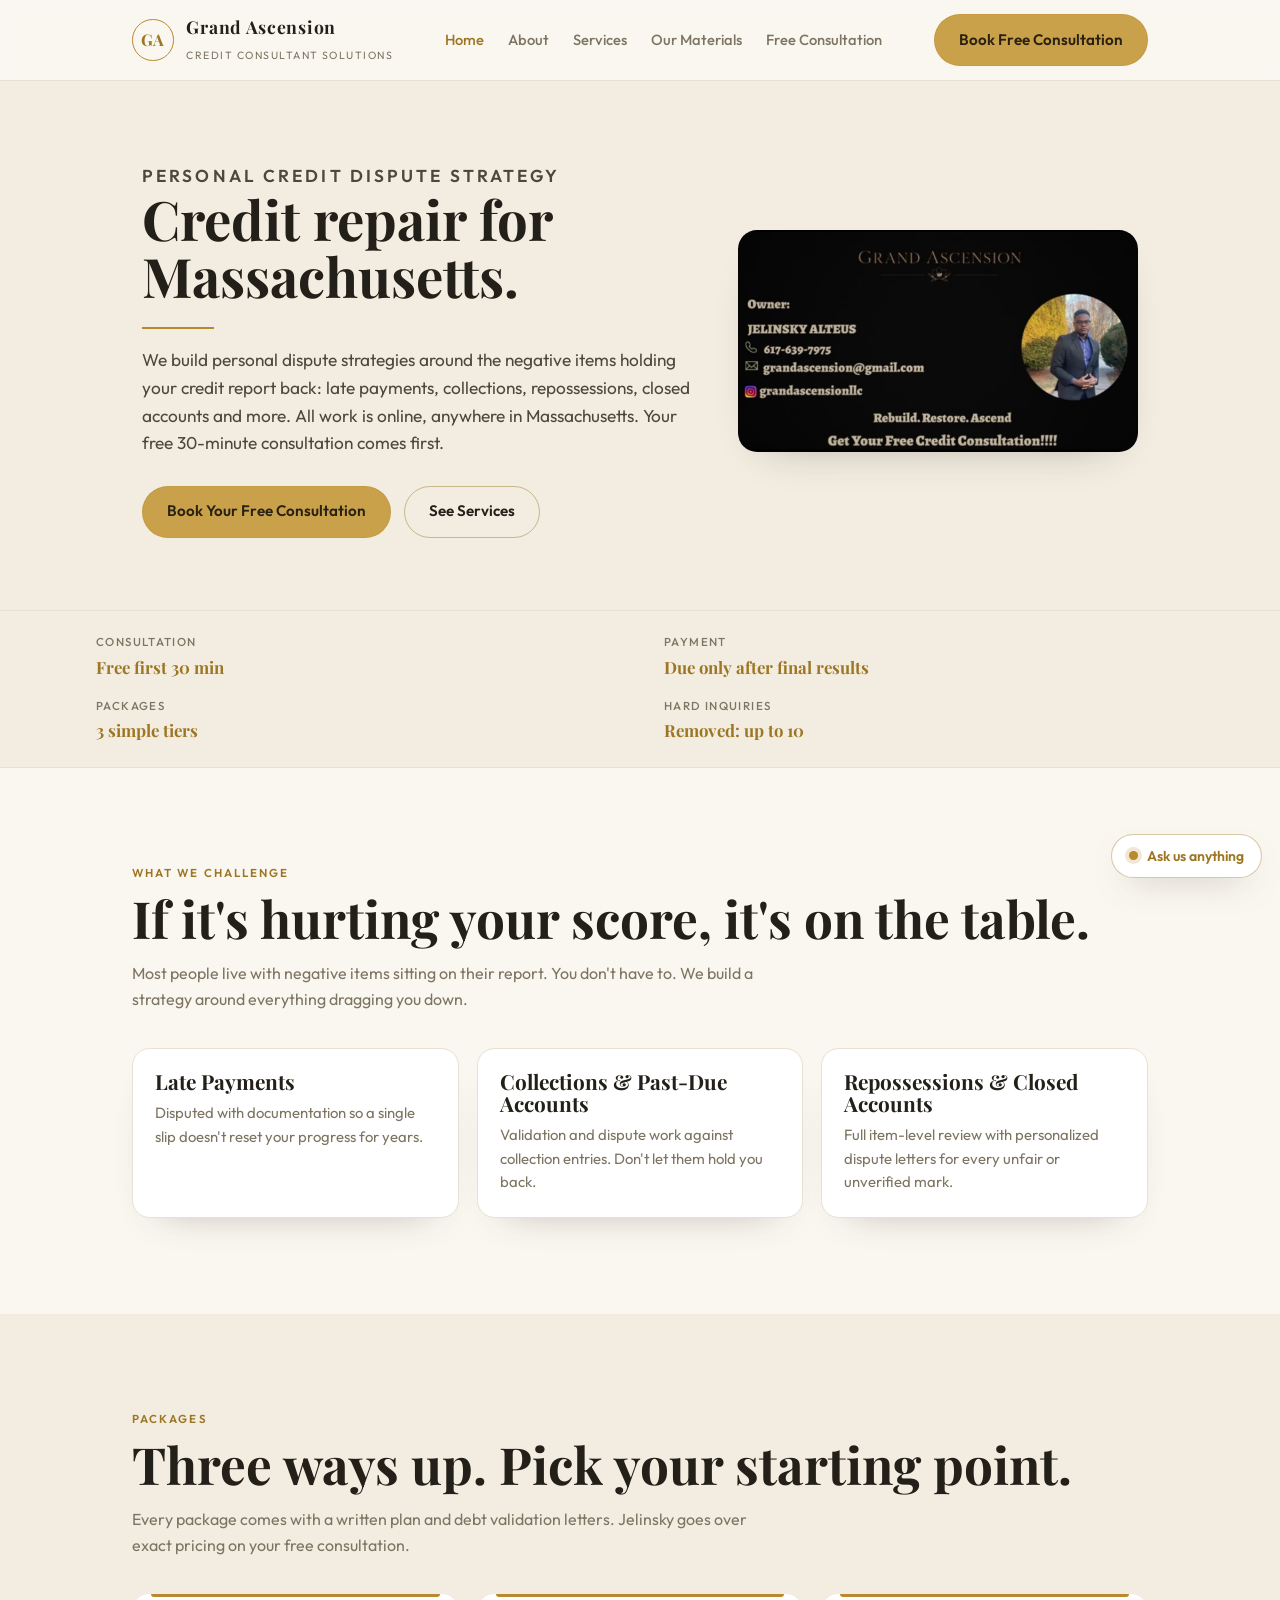
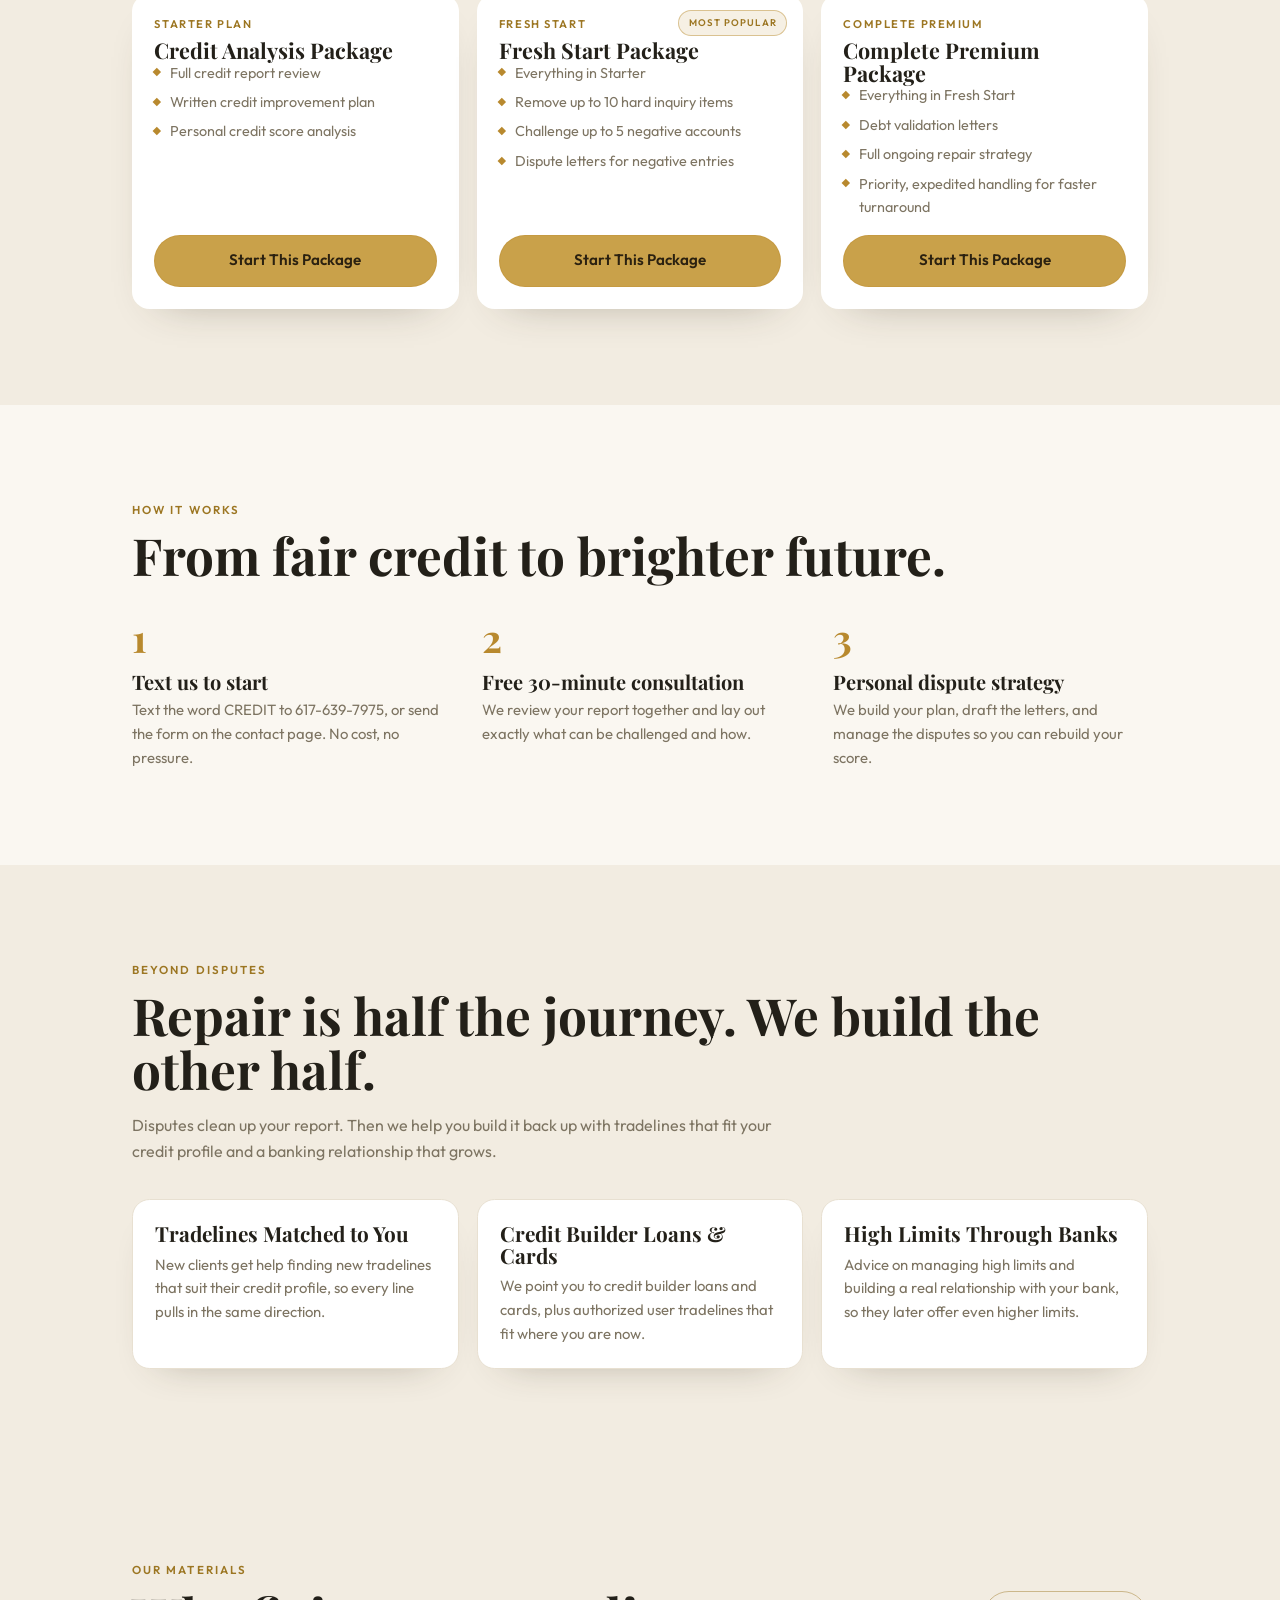
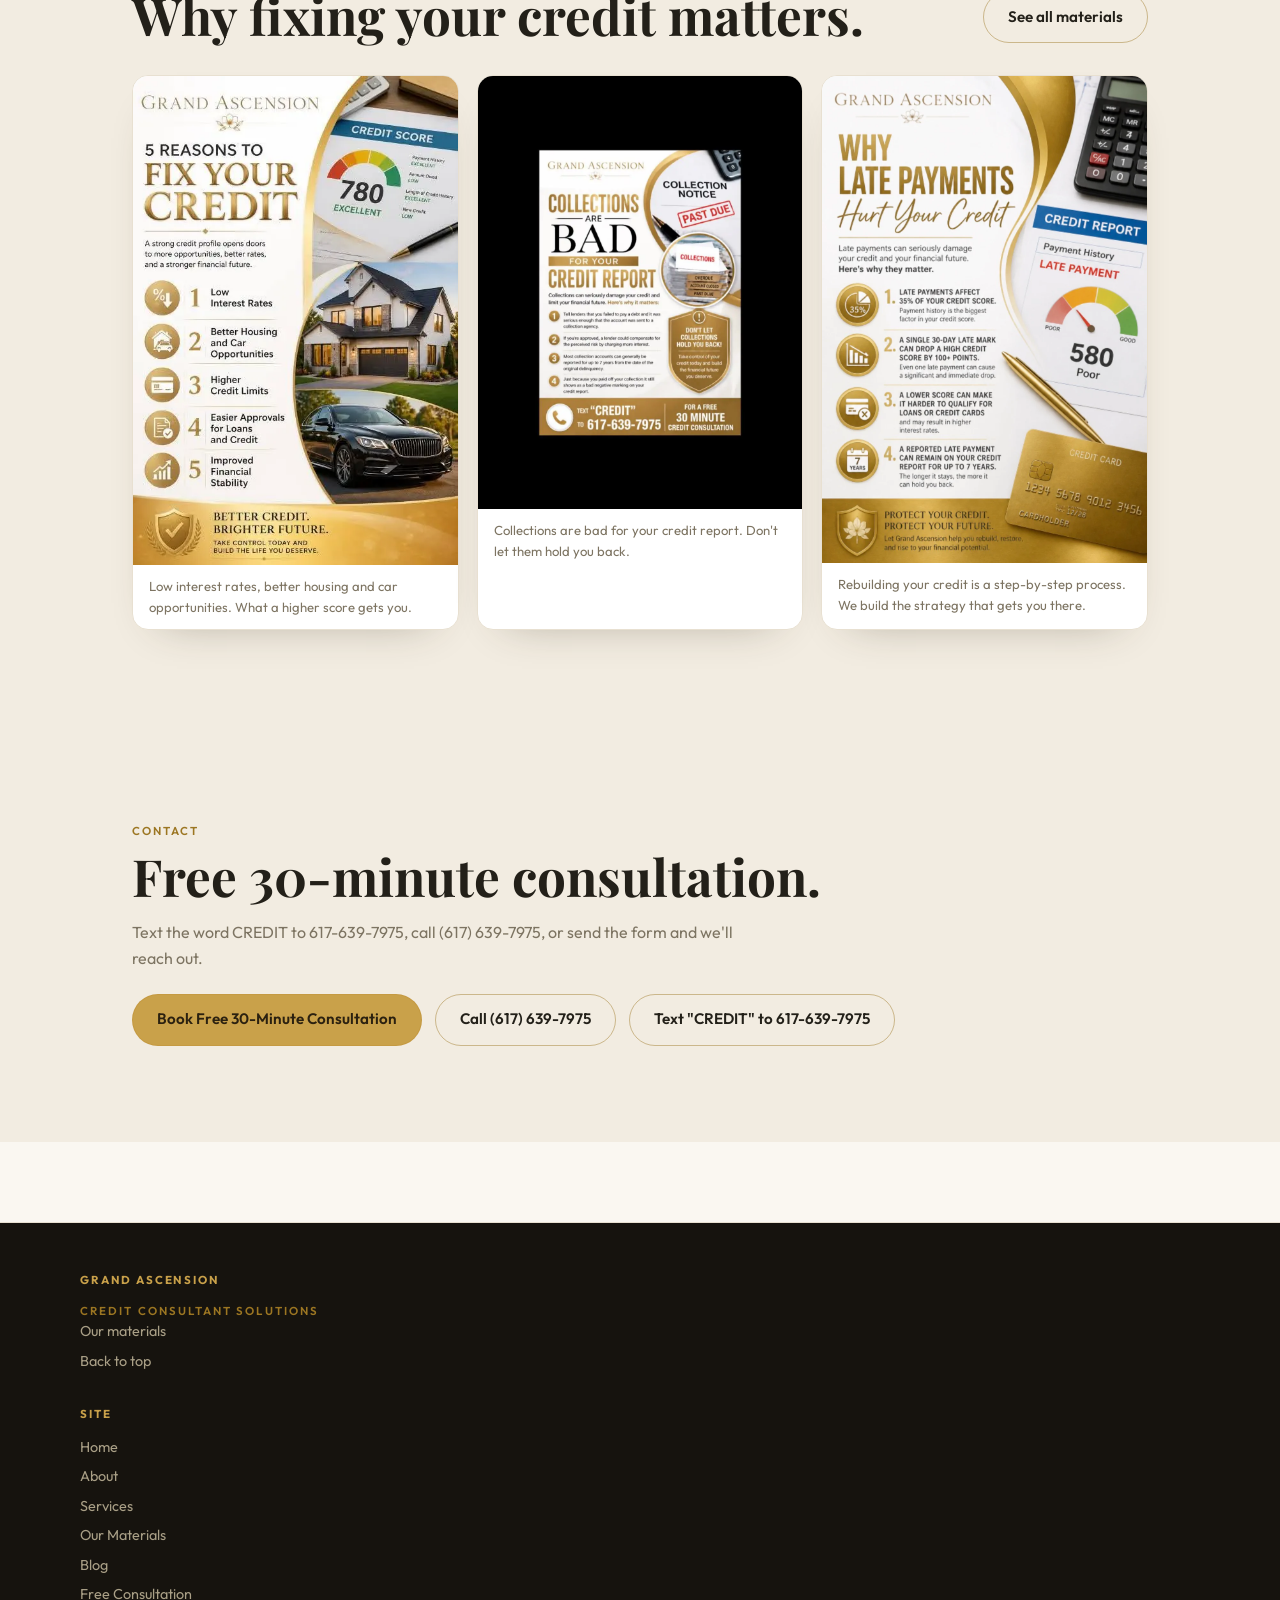
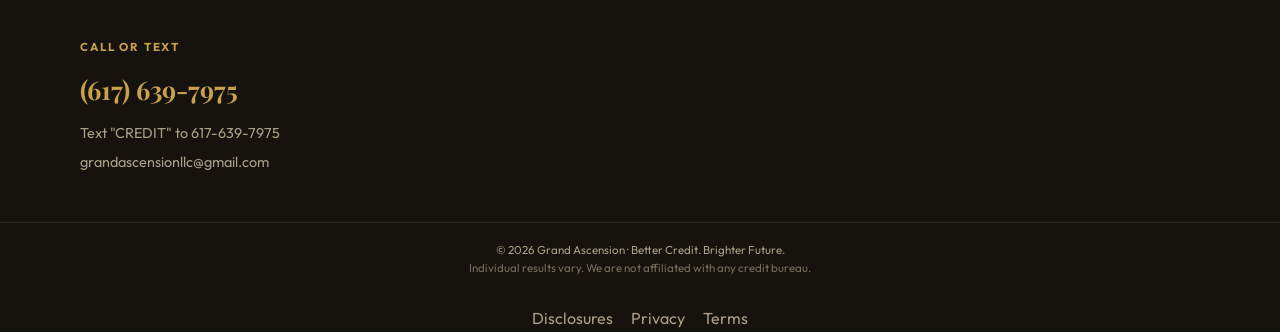
<file: index.html>
<!doctype html>
<html lang="en">
<head>
<meta charset="utf-8">
<meta name="viewport" content="width=device-width, initial-scale=1, viewport-fit=cover"><link rel="preload" as="image" href="assets/hero.webp?v=3" type="image/webp">
<title>Grand Ascension | Credit Consultant Solutions | Massachusetts</title>
<meta name="description" content="We build personal dispute strategies that focus on challenging late payments, collections, repossessions and closed accounts. Free 30-minute consultation, online in Massachusetts.">
<link rel="icon" href='data:image/svg+xml,<svg xmlns="http://www.w3.org/2000/svg" viewBox="0 0 100 100"><text y=".9em" font-size="90">&#128179;</text></svg>'><meta name="theme-color" content="#faf7f1"><meta property="og:type" content="website"><meta property="og:url" content="https://grandascensionsllc.com/"><meta property="og:title" content="Grand Ascension | Credit Consultant Solutions | Massachusetts"><meta property="og:description" content="Personal credit dispute strategies. Free 30-minute consultation. Better Credit. Brighter Future."><meta property="og:image" content="https://grandascensionsllc.com/assets/hero.jpg"><link rel="canonical" href="https://grandascensionsllc.com/"><script type="application/ld+json">{"@context":"https://schema.org","@type":"FinancialService","name":"Grand Ascension","alternateName":"Grand Ascension Credit Consultant Solutions","url":"https://grandascensionsllc.com/","image":"https://grandascensionsllc.com/assets/hero.jpg","telephone":"+16176397975","email":"grandascensionllc@gmail.com","areaServed":"Massachusetts","slogan":"Better Credit. Brighter Future.","founder":{"@type":"Person","name":"Jelinsky Alteus","jobTitle":"Credit & Funding Consultant"}}</script>
<link rel="preconnect" href="https://fonts.googleapis.com">
<link rel="preconnect" href="https://fonts.gstatic.com" crossorigin>
<link href="https://fonts.googleapis.com/css2?family=Playfair+Display:wght@600;700;800&family=Outfit:wght@400;500;600;700&display=swap" rel="stylesheet">
<link rel="stylesheet" href="assets/site.css">
</head>
<body>
<header>
  <div class="inner section">
    <a class="brand" href="index.html">
      <span class="logo">GA</span>
      <span>
        <span class="name">Grand Ascension</span><br>
        <span class="sub">Credit Consultant Solutions</span>
      </span>
    </a>
        <nav class="main">
      <a href="index.html" class="active">Home</a>
      <a href="about.html">About</a>
      <a href="services.html">Services</a>
      <a href="work.html">Our Materials</a>
      <a href="https://calendly.com/grandascensionllc/30min" target="_blank" rel="noopener">Free Consultation</a>
    </nav>
    <a class="btn btn-gold head-cta" href="https://calendly.com/grandascensionllc/30min" target="_blank" rel="noopener">Book Free Consultation</a>
    <button id="rnmBtn" aria-label="Menu">&#9776;</button>
  </div>
</header>

<main>
  <section class="hero">
    <div class="hero-inner">
      <div class="hero-band">
        <p class="kicker">Personal Credit Dispute Strategy</p>
        <h1>Credit repair for Massachusetts.</h1>
        <p>We build personal dispute strategies around the negative items holding your credit report back: late payments, collections, repossessions, closed accounts and more. All work is online, anywhere in Massachusetts. Your free 30-minute consultation comes first.</p>
        <div class="cta">
          <a class="btn btn-gold" href="https://calendly.com/grandascensionllc/30min" target="_blank" rel="noopener">Book Your Free Consultation</a>
          <a class="btn btn-ghost" href="services.html">See Services</a>
        </div>
      </div>
      <div class="hero-poster">
        <picture><source srcset="assets/hero.webp?v=3" type="image/webp"><img src="assets/hero.jpg?v=3" width="750" height="416" alt="Grand Ascension business card. Credit dispute strategies in Massachusetts. Free 30-minute consultation. Text CREDIT to 617-639-7975." fetchpriority="high"></picture>
      </div>
    </div>
  </section>

  <section class="stats">
    <div class="section grid">
      <div class="item"><span>Consultation</span>Free first 30 min</div>
      <div class="item"><span>Payment</span>Due only after final results</div>
      <div class="item"><span>Packages</span>3 simple tiers</div>
      <div class="item"><span>Hard inquiries</span>Removed: up to 10</div>
    </div>
  </section>

  <section class="section-block">
    <div class="section">
      <p class="kicker">What We Challenge</p>
      <h2>If it's hurting your score, it's on the table.</h2>
      <p class="lead">Most people live with negative items sitting on their report. You don't have to. We build a strategy around everything dragging you down.</p>
      <div class="grid3">
        <div class="card"><h3>Late Payments</h3><p>Disputed with documentation so a single slip doesn't reset your progress for years.</p></div>
        <div class="card"><h3>Collections &amp; Past-Due Accounts</h3><p>Validation and dispute work against collection entries. Don't let them hold you back.</p></div>
        <div class="card"><h3>Repossessions &amp; Closed Accounts</h3><p>Full item-level review with personalized dispute letters for every unfair or unverified mark.</p></div>
      </div>
    </div>
  </section>

  <section class="section-block grey">
    <div class="section">
      <p class="kicker">Packages</p>
      <h2>Three ways up. Pick your starting point.</h2>
      <p class="lead">Every package comes with a written plan and debt validation letters. Jelinsky goes over exact pricing on your free consultation.</p>
      <div class="grid3">
        <div class="price">
          <span class="tier">Starter Plan</span>
          <h3>Credit Analysis Package</h3>
                    <ul>
            <li>Full credit report review</li>
            <li>Written credit improvement plan</li>
            <li>Personal credit score analysis</li>
          </ul>
          <a class="btn btn-gold" href="https://calendly.com/grandascensionllc/30min" target="_blank" rel="noopener">Start This Package</a>
        </div>
        <div class="price">
          <span class="tier-badge">Most popular</span><span class="tier">Fresh Start</span>
          <h3>Fresh Start Package</h3>
                    <ul>
            <li>Everything in Starter</li>
            <li>Remove up to 10 hard inquiry items</li>
            <li>Challenge up to 5 negative accounts</li>
            <li>Dispute letters for negative entries</li>
          </ul>
          <a class="btn btn-gold" href="https://calendly.com/grandascensionllc/30min" target="_blank" rel="noopener">Start This Package</a>
        </div>
        <div class="price">
          <span class="tier">Complete Premium</span>
          <h3>Complete Premium Package</h3>
                    <ul>
            <li>Everything in Fresh Start</li>
            <li>Debt validation letters</li>
            <li>Full ongoing repair strategy</li>
            <li>Priority, expedited handling for faster turnaround</li>
          </ul>
          <a class="btn btn-gold" href="https://calendly.com/grandascensionllc/30min" target="_blank" rel="noopener">Start This Package</a>
        </div>
      </div>
    </div>
  </section>

  <section class="section-block">
    <div class="section">
      <p class="kicker">How It Works</p>
      <h2>From fair credit to brighter future.</h2>
      <div class="steps">
        <div class="step">
          <div class="num">1</div>
          <h3>Text us to start</h3>
          <p>Text the word CREDIT to 617-639-7975, or send the form on the contact page. No cost, no pressure.</p>
        </div>
        <div class="step">
          <div class="num">2</div>
          <h3>Free 30-minute consultation</h3>
          <p>We review your report together and lay out exactly what can be challenged and how.</p>
        </div>
        <div class="step">
          <div class="num">3</div>
          <h3>Personal dispute strategy</h3>
          <p>We build your plan, draft the letters, and manage the disputes so you can rebuild your score.</p>
        </div>
      </div>
    </div>
  </section>

  <section class="section-block grey">
    <div class="section">
      <p class="kicker">Beyond Disputes</p>
      <h2>Repair is half the journey. We build the other half.</h2>
      <p class="lead">Disputes clean up your report. Then we help you build it back up with tradelines that fit your credit profile and a banking relationship that grows.</p>
      <div class="grid3">
        <div class="card"><h3>Tradelines Matched to You</h3><p>New clients get help finding new tradelines that suit their credit profile, so every line pulls in the same direction.</p></div>
        <div class="card"><h3>Credit Builder Loans &amp; Cards</h3><p>We point you to credit builder loans and cards, plus authorized user tradelines that fit where you are now.</p></div>
        <div class="card"><h3>High Limits Through Banks</h3><p>Advice on managing high limits and building a real relationship with your bank, so they later offer even higher limits.</p></div>
      </div>
    </div>
  </section>

  <section class="section-block grey">
    <div class="section">
      <div class="work-head">
        <div>
          <p class="kicker">Our Materials</p>
          <h2>Why fixing your credit matters.</h2>
        </div>
        <a class="btn btn-ghost see-all-desktop" href="work.html">See all materials</a>
      </div>
      <div class="see-all-mobile">
        <a class="btn btn-ghost" href="work.html">See all materials</a>
      </div>
      <div class="work-grid">
        <figure>
          <picture><source srcset="assets/reasons.webp" type="image/webp"><img src="assets/reasons.jpg" width="509" height="766" alt="Grand Ascension reasons" loading="lazy" decoding="async"></picture>
          <figcaption>Low interest rates, better housing and car opportunities. What a higher score gets you.</figcaption>
        </figure>
        <figure>
          <picture><source srcset="assets/collections.webp" type="image/webp"><img src="assets/collections.jpg" width="960" height="1280" alt="Grand Ascension collections" loading="lazy" decoding="async"></picture>
          <figcaption>Collections are bad for your credit report. Don't let them hold you back.</figcaption>
        </figure>
        <figure>
          <picture><source srcset="assets/materials3.webp?v=3" type="image/webp"><img src="assets/materials3.jpg?v=3" width="1017" height="1523" alt="Why late payments hurt your credit" loading="lazy" decoding="async"></picture>
          <figcaption>Rebuilding your credit is a step-by-step process. We build the strategy that gets you there.</figcaption>
        </figure>
              </div>
    </div>
  </section>


  <section class="section-block grey">
    <div class="section">
      <p class="kicker">Contact</p>
      <h2>Free 30-minute consultation.</h2>
      <p class="lead">Text the word CREDIT to 617-639-7975, call (617) 639-7975, or send the form and we'll reach out.</p>
      <div class="cta" style="margin-top:1.4rem; display:flex; flex-wrap:wrap; gap:.8rem">
        <a class="btn btn-gold" href="https://calendly.com/grandascensionllc/30min" target="_blank" rel="noopener">Book Free 30-Minute Consultation</a>
        <a class="btn btn-ghost" href="tel:+16176397975">Call (617) 639-7975</a>
        <a class="btn btn-ghost" href="sms:+16176397975?body=CREDIT">Text "CREDIT" to 617-639-7975</a>
      </div>
    </div>
  </section>
</main>

<footer>
  <div class="section footer-grid">
    <div>
      <h4>Grand Ascension</h4>
      <p class="kicker">Credit Consultant Solutions</p>
      <div class="links"><a href="work.html">Our materials</a><a href="#top">Back to top</a></div>
    </div>
    <div>
      <h4>Site</h4>
      <div class="links">
        <a href="index.html">Home</a>
        <a href="about.html">About</a>
        <a href="services.html">Services</a>
        <a href="work.html">Our Materials</a>
        <a href="blog.html">Blog</a>
        <a href="https://calendly.com/grandascensionllc/30min" target="_blank" rel="noopener">Free Consultation</a>
      </div>
    </div>
    <div>
      <h4>Call or text</h4>
      <a class="ftr-phone" href="tel:+16176397975">(617) 639-7975</a>
      <div class="links" style="margin-top:.7rem">
        <a href="sms:+16176397975?body=CREDIT">Text "CREDIT" to 617-639-7975</a>
        <a href="mailto:grandascensionllc@gmail.com">grandascensionllc@gmail.com</a>
      </div>
    </div>
  </div>
  <div class="copy">&copy; <span id="year"></span> Grand Ascension &middot; Better Credit. Brighter Future.<br><span style="opacity:.65">Individual results vary. We are not affiliated with any credit bureau.</span></div>
  <div class="legal-links"><a href="disclosures.html">Disclosures</a><a href="privacy.html">Privacy</a><a href="terms.html">Terms</a></div>
</footer>

<div id="rnmMenu">
  <div class="menu-top">
    <div class="menu-brand">Grand Ascension<small>Credit Consultant Solutions</small></div>
    <button id="rnmClose" aria-label="Close">&times;</button>
  </div>
    <nav class="menu-nav">
    <a href="index.html" class="current">Home</a>
    <a href="about.html">About</a>
    <a href="services.html">Services</a>
    <a href="work.html">Our Materials</a>
    <a href="contact.html">Free Consultation</a>
  </nav>
  <div class="menu-cta">
    <a class="btn btn-gold" href="tel:+16176397975">Call (617) 639-7975</a>
    <a class="btn btn-ghost" href="sms:+16176397975?body=CREDIT">Text "CREDIT"</a>
  </div>
  <p class="menu-note">Free 30-minute consult &middot; Text the word CREDIT to 617-639-7975</p>
</div>



<script>
(function () {
  document.getElementById('year').textContent = new Date().getFullYear();
  var menu = document.getElementById('rnmMenu');
  document.getElementById('rnmBtn').addEventListener('click', function () {
    menu.classList.add('open');
    document.body.classList.add('rnm-locked');
  });
  document.getElementById('rnmClose').addEventListener('click', function () {
    menu.classList.remove('open');
    document.body.classList.remove('rnm-locked');
  });
  })();
</script>
<script src="assets/chat.js" defer></script>
</body>
</html>
</file>
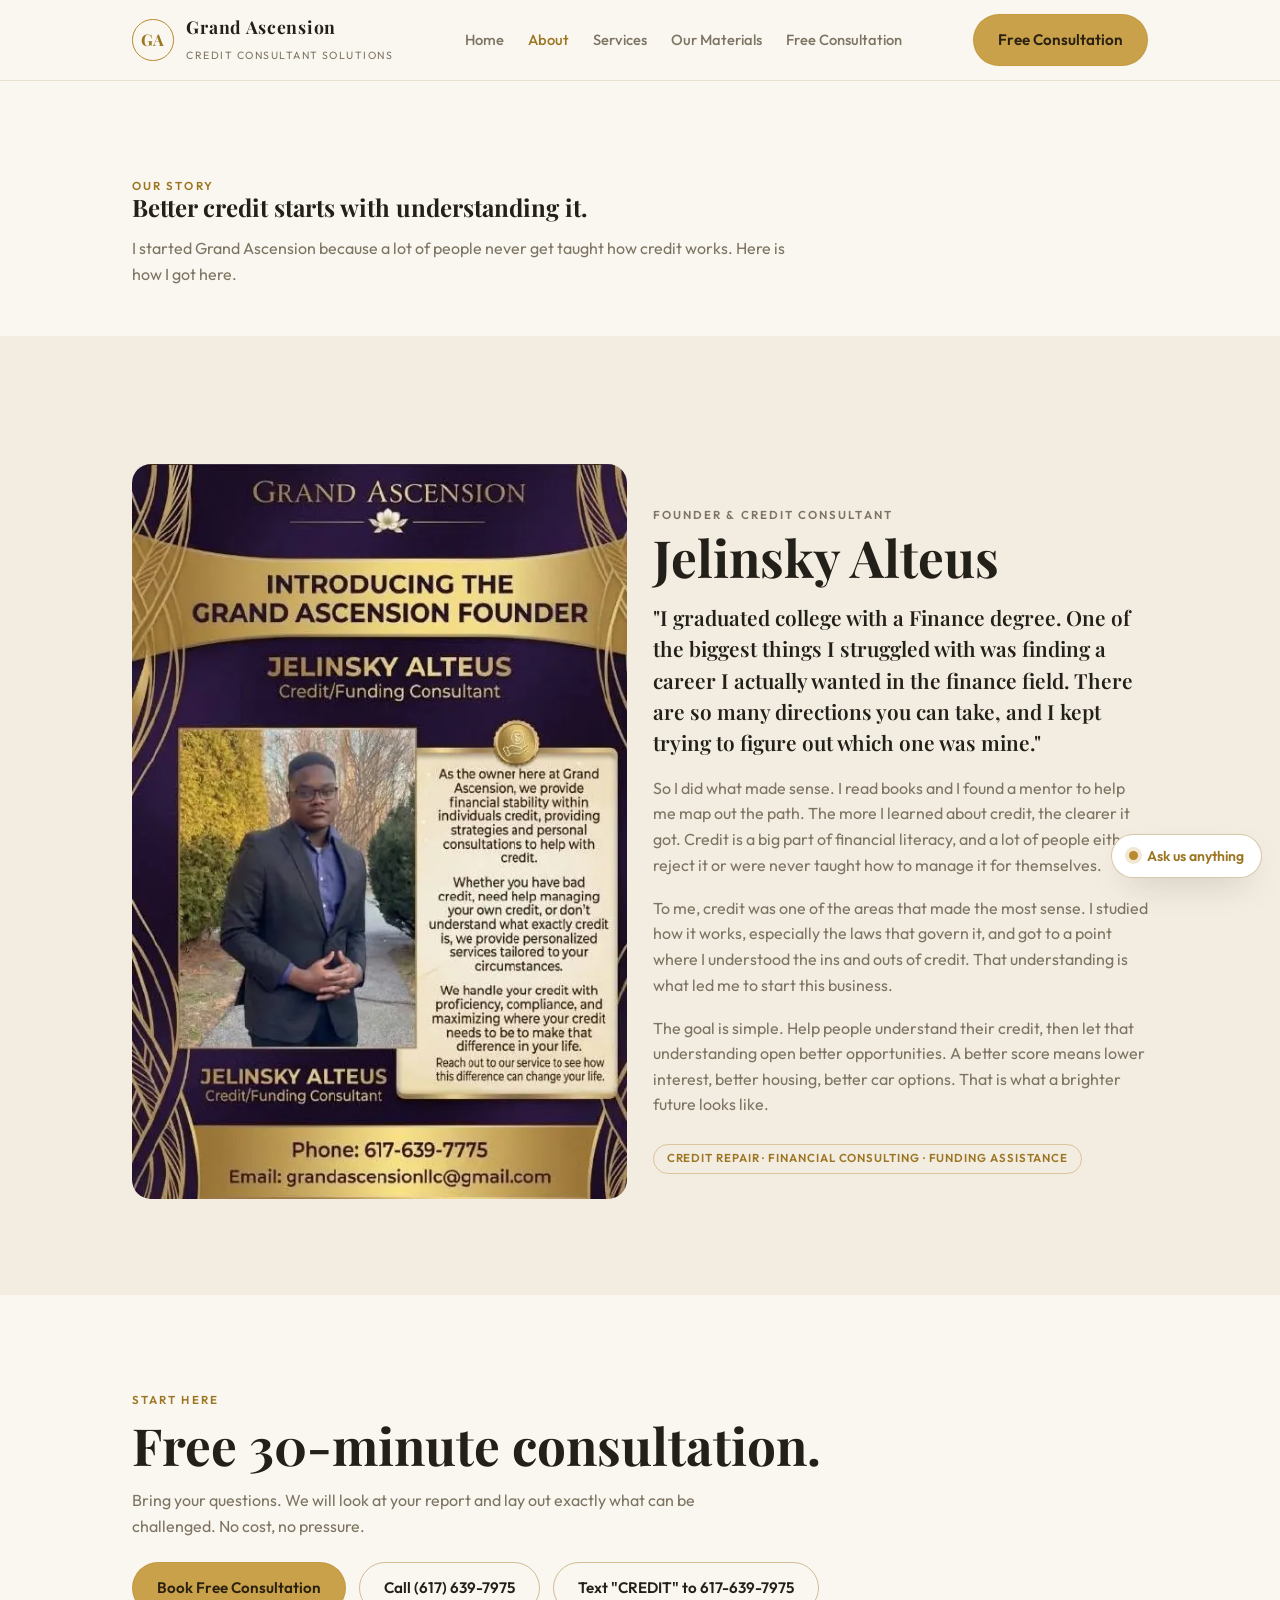
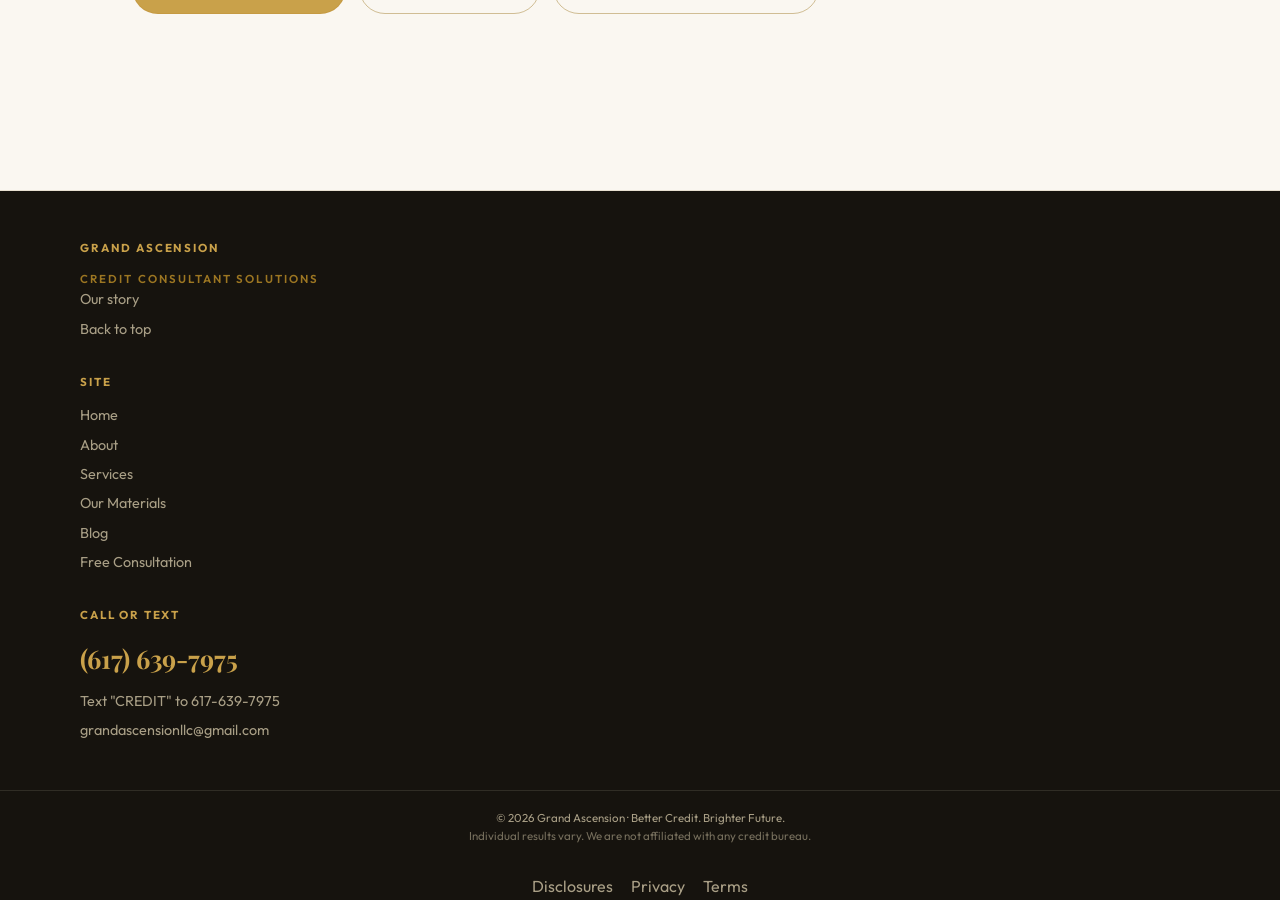
<file: about.html>
<!doctype html>
<html lang="en">
<head>
<meta charset="utf-8">
<meta name="viewport" content="width=device-width, initial-scale=1, viewport-fit=cover">
<title>About Us | Grand Ascension | Credit Consultant Solutions</title>
<meta name="description" content="The story behind Grand Ascension Credit Repair. Founder Jelinsky Alteus graduated with a Finance degree, found a mentor, and learned credit inside and out.">
<link rel="icon" href='data:image/svg+xml,<svg xmlns="http://www.w3.org/2000/svg" viewBox="0 0 100 100"><text y=".9em" font-size="90">&#128179;</text></svg>'><meta name="theme-color" content="#faf7f1"><meta property="og:type" content="website"><meta property="og:url" content="https://grandascensionsllc.com/about.html"><meta property="og:title" content="About Us | Grand Ascension | Credit Consultant Solutions"><meta property="og:description" content="The story behind Grand Ascension Credit Repair, told by founder Jelinsky Alteus. Better Credit. Brighter Future."><meta property="og:image" content="https://grandascensionsllc.com/assets/hero.jpg"><link rel="canonical" href="https://grandascensionsllc.com/about.html"><script type="application/ld+json">{"@context":"https://schema.org","@type":"FinancialService","name":"Grand Ascension","alternateName":"Grand Ascension Credit Consultant Solutions","url":"https://grandascensionsllc.com/about.html","image":"https://grandascensionsllc.com/assets/hero.jpg","telephone":"+16176397975","email":"grandascensionllc@gmail.com","areaServed":"Massachusetts","slogan":"Better Credit. Brighter Future.","founder":{"@type":"Person","name":"Jelinsky Alteus","jobTitle":"Credit & Funding Consultant"}}</script>
<link rel="preconnect" href="https://fonts.googleapis.com">
<link rel="preconnect" href="https://fonts.gstatic.com" crossorigin>
<link href="https://fonts.googleapis.com/css2?family=Playfair+Display:wght@600;700;800&family=Outfit:wght@400;500;600;700&display=swap" rel="stylesheet">
<link rel="stylesheet" href="assets/site.css">
</head>
<body>
<header>
  <div class="inner section">
    <a class="brand" href="index.html">
      <span class="logo">GA</span>
      <span>
        <span class="name">Grand Ascension</span><br>
        <span class="sub">Credit Consultant Solutions</span>
      </span>
    </a>
    <nav class="main">
      <a href="index.html">Home</a>
      <a href="about.html" class="active">About</a>
      <a href="services.html">Services</a>
      <a href="work.html">Our Materials</a>
      <a href="https://calendly.com/grandascensionllc/30min" target="_blank" rel="noopener">Free Consultation</a>
    </nav>
    <a class="btn btn-gold head-cta" href="https://calendly.com/grandascensionllc/30min" target="_blank" rel="noopener">Free Consultation</a>
    <button id="rnmBtn" aria-label="Menu">&#9776;</button>
  </div>
</header>

<main>
  <section class="section-block" style="padding-bottom:2rem">
    <div class="section">
      <p class="kicker">Our story</p>
      <h1>Better credit starts with understanding it.</h1>
      <p class="lead" style="max-width:42rem; margin-top:1rem">I started Grand Ascension because a lot of people never get taught how credit works. Here is how I got here.</p>
    </div>
  </section>

  <section class="section-block grey">
    <div class="section about-grid">
      <picture><source srcset="assets/founder.webp" type="image/webp"><img src="assets/founder.jpg" width="539" height="800" alt="Jelinsky Alteus, founder of Grand Ascension"></picture>
      <div class="about-block">
        <p class="kicker">Founder &amp; Credit Consultant</p>
        <h2>Jelinsky Alteus</h2>
        <p class="run-in">"I graduated college with a Finance degree. One of the biggest things I struggled with was finding a career I actually wanted in the finance field. There are so many directions you can take, and I kept trying to figure out which one was mine."</p>
        <p>So I did what made sense. I read books and I found a mentor to help me map out the path. The more I learned about credit, the clearer it got. Credit is a big part of financial literacy, and a lot of people either reject it or were never taught how to manage it for themselves.</p>
        <p>To me, credit was one of the areas that made the most sense. I studied how it works, especially the laws that govern it, and got to a point where I understood the ins and outs of credit. That understanding is what led me to start this business.</p>
        <p>The goal is simple. Help people understand their credit, then let that understanding open better opportunities. A better score means lower interest, better housing, better car options. That is what a brighter future looks like.</p>
        <span class="chip">Credit Repair &middot; Financial Consulting &middot; Funding Assistance</span>
      </div>
    </div>
  </section>

  <section class="section-block">
    <div class="section">
      <p class="kicker">Start here</p>
      <h2>Free 30-minute consultation.</h2>
      <p class="lead">Bring your questions. We will look at your report and lay out exactly what can be challenged. No cost, no pressure.</p>
      <div class="cta" style="margin-top:1.4rem; display:flex; flex-wrap:wrap; gap:.8rem">
        <a class="btn btn-gold" href="https://calendly.com/grandascensionllc/30min" target="_blank" rel="noopener">Book Free Consultation</a>
        <a class="btn btn-ghost" href="tel:+16176397975">Call (617) 639-7975</a>
        <a class="btn btn-ghost" href="sms:+16176397975?body=CREDIT">Text "CREDIT" to 617-639-7975</a>
      </div>
    </div>
  </section>
</main>

<footer>
  <div class="section footer-grid">
    <div>
      <h4>Grand Ascension</h4>
      <p class="kicker">Credit Consultant Solutions</p>
      <div class="links"><a href="about.html">Our story</a><a href="#top">Back to top</a></div>
    </div>
    <div>
      <h4>Site</h4>
      <div class="links">
        <a href="index.html">Home</a>
        <a href="about.html">About</a>
        <a href="services.html">Services</a>
        <a href="work.html">Our Materials</a>
        <a href="blog.html">Blog</a>
        <a href="https://calendly.com/grandascensionllc/30min" target="_blank" rel="noopener">Free Consultation</a>
      </div>
    </div>
    <div>
      <h4>Call or text</h4>
      <a class="ftr-phone" href="tel:+16176397975">(617) 639-7975</a>
      <div class="links" style="margin-top:.7rem">
        <a href="sms:+16176397975?body=CREDIT">Text "CREDIT" to 617-639-7975</a>
        <a href="mailto:grandascensionllc@gmail.com">grandascensionllc@gmail.com</a>
      </div>
    </div>
  </div>
  <div class="copy">&copy; <span id="year"></span> Grand Ascension &middot; Better Credit. Brighter Future.<br><span style="opacity:.65">Individual results vary. We are not affiliated with any credit bureau.</span></div>
  <div class="legal-links"><a href="disclosures.html">Disclosures</a><a href="privacy.html">Privacy</a><a href="terms.html">Terms</a></div>
</footer>

<div id="rnmMenu">
  <div class="menu-top">
    <div class="menu-brand">Grand Ascension<small>Credit Consultant Solutions</small></div>
    <button id="rnmClose" aria-label="Close">&times;</button>
  </div>
  <nav class="menu-nav">
    <a href="index.html">Home</a>
    <a href="about.html" class="current">About</a>
    <a href="services.html">Services</a>
    <a href="work.html">Our Materials</a>
    <a href="contact.html">Free Consultation</a>
  </nav>
  <div class="menu-cta">
    <a class="btn btn-gold" href="tel:+16176397975">Call (617) 639-7975</a>
    <a class="btn btn-ghost" href="sms:+16176397975?body=CREDIT">Text "CREDIT"</a>
  </div>
  <p class="menu-note">Free 30-minute consult &middot; Text the word CREDIT to 617-639-7975</p>
</div>

<script>
(function () {
  document.getElementById('year').textContent = new Date().getFullYear();
  var menu = document.getElementById('rnmMenu');
  document.getElementById('rnmBtn').addEventListener('click', function () {
    menu.classList.add('open');
    document.body.classList.add('rnm-locked');
  });
  document.getElementById('rnmClose').addEventListener('click', function () {
    menu.classList.remove('open');
    document.body.classList.remove('rnm-locked');
  });
})();
</script>
<script src="assets/chat.js" defer></script>
</body>
</html>
</file>
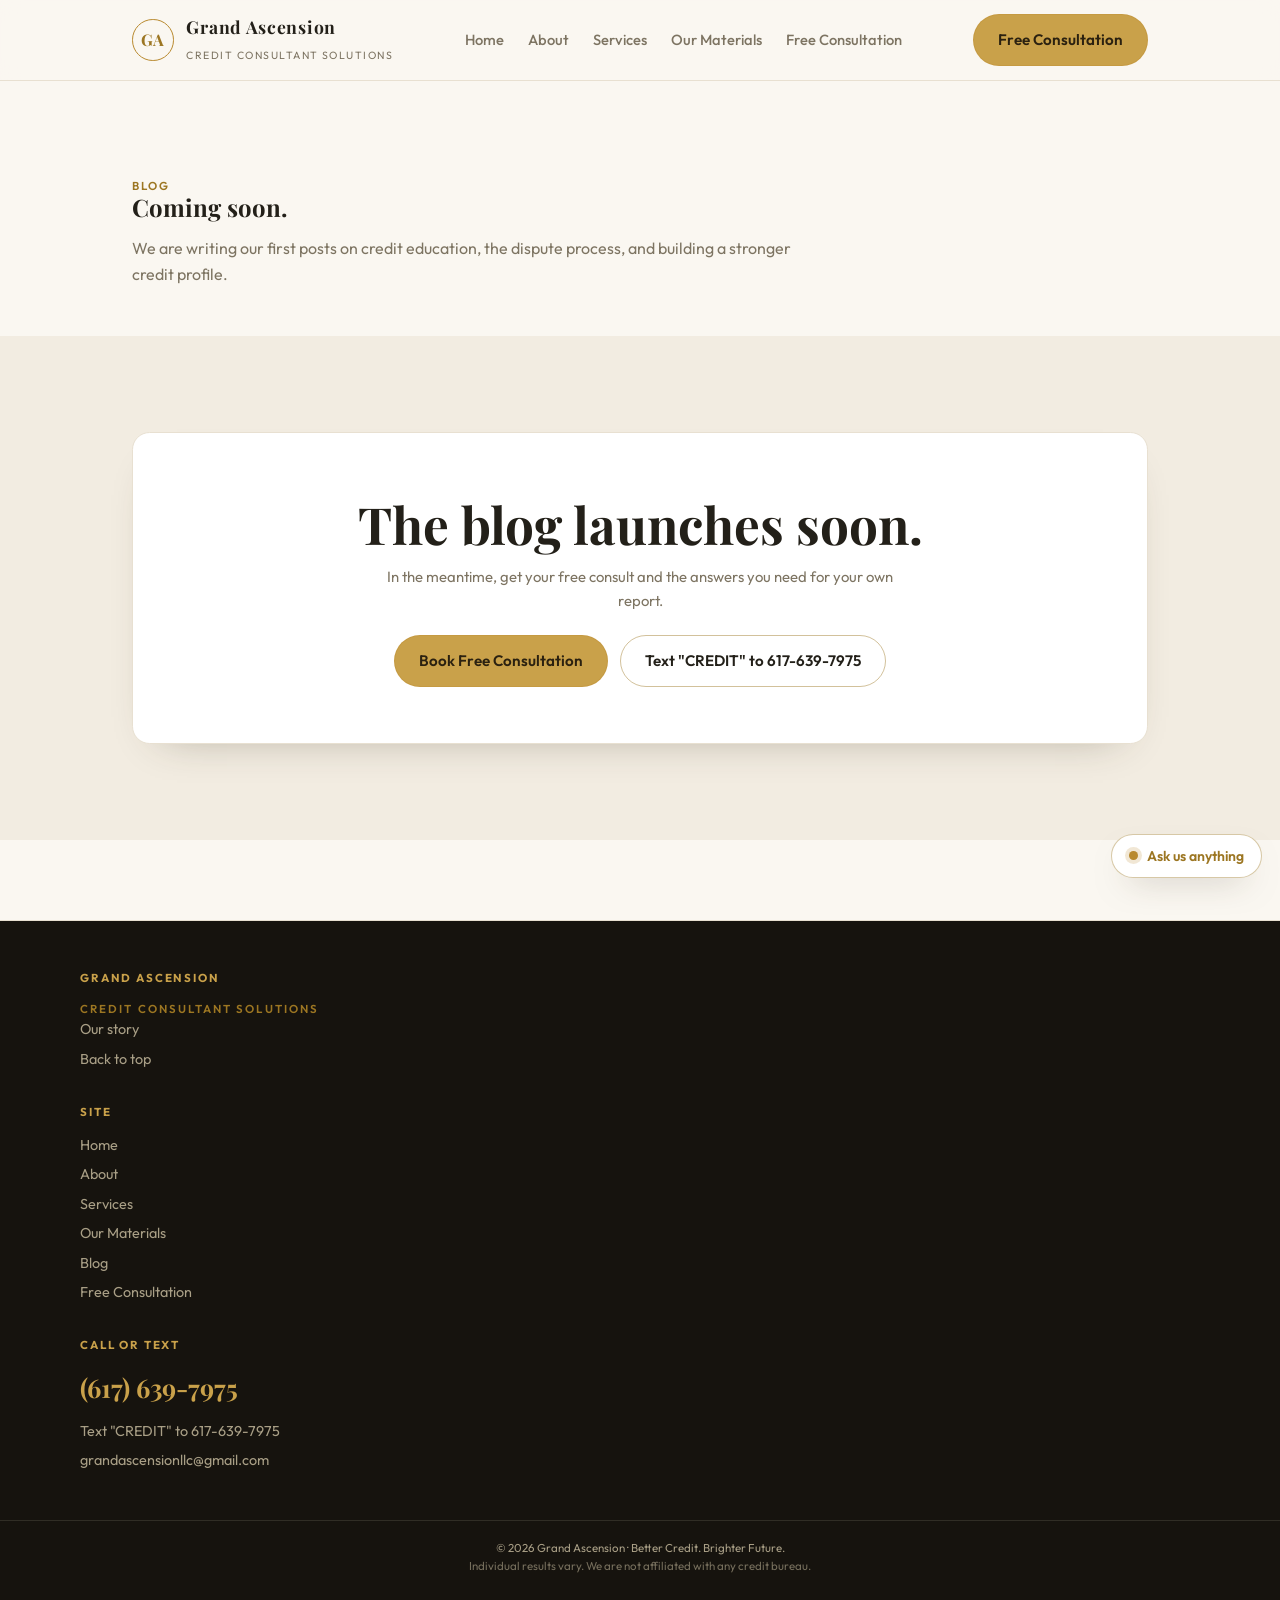
<file: blog.html>
<!doctype html>
<html lang="en">
<head>
<meta charset="utf-8">
<meta name="viewport" content="width=device-width, initial-scale=1, viewport-fit=cover">
<title>Blog | Grand Ascension | Credit Consultant Solutions</title>
<meta name="description" content="Coming soon. Credit education posts from Grand Ascension on disputes, rebuilding credit, and financial wellness.">
<link rel="icon" href='data:image/svg+xml,<svg xmlns="http://www.w3.org/2000/svg" viewBox="0 0 100 100"><text y=".9em" font-size="90">&#128179;</text></svg>'><meta name="theme-color" content="#faf7f1"><meta property="og:type" content="website"><meta property="og:url" content="https://grandascensionsllc.com/blog.html"><meta property="og:title" content="Blog | Grand Ascension | Credit Consultant Solutions"><meta property="og:description" content="Coming soon. Credit education posts from Grand Ascension. Better Credit. Brighter Future."><meta property="og:image" content="https://grandascensionsllc.com/assets/hero.jpg"><link rel="canonical" href="https://grandascensionsllc.com/blog.html"><script type="application/ld+json">{"@context":"https://schema.org","@type":"FinancialService","name":"Grand Ascension","alternateName":"Grand Ascension Credit Consultant Solutions","url":"https://grandascensionsllc.com/blog.html","image":"https://grandascensionsllc.com/assets/hero.jpg","telephone":"+16176397975","email":"grandascensionllc@gmail.com","areaServed":"Massachusetts","slogan":"Better Credit. Brighter Future.","founder":{"@type":"Person","name":"Jelinsky Alteus","jobTitle":"Credit & Funding Consultant"}}</script>
<link rel="preconnect" href="https://fonts.googleapis.com">
<link rel="preconnect" href="https://fonts.gstatic.com" crossorigin>
<link href="https://fonts.googleapis.com/css2?family=Playfair+Display:wght@600;700;800&family=Outfit:wght@400;500;600;700&display=swap" rel="stylesheet">
<link rel="stylesheet" href="assets/site.css">
</head>
<body>
<header>
  <div class="inner section">
    <a class="brand" href="index.html">
      <span class="logo">GA</span>
      <span>
        <span class="name">Grand Ascension</span><br>
        <span class="sub">Credit Consultant Solutions</span>
      </span>
    </a>
    <nav class="main">
      <a href="index.html">Home</a>
      <a href="about.html">About</a>
      <a href="services.html">Services</a>
      <a href="work.html">Our Materials</a>
      <a href="https://calendly.com/grandascensionllc/30min" target="_blank" rel="noopener">Free Consultation</a>
    </nav>
    <a class="btn btn-gold head-cta" href="https://calendly.com/grandascensionllc/30min" target="_blank" rel="noopener">Free Consultation</a>
    <button id="rnmBtn" aria-label="Menu">&#9776;</button>
  </div>
</header>

<main>
  <section class="section-block" style="padding-bottom:2rem">
    <div class="section">
      <p class="kicker">Blog</p>
      <h1>Coming soon.</h1>
      <p class="lead" style="max-width:42rem; margin-top:1rem">We are writing our first posts on credit education, the dispute process, and building a stronger credit profile.</p>
    </div>
  </section>

  <section class="section-block grey">
    <div class="section">
      <div class="card soon">
        <h2>The blog launches soon.</h2>
        <p>In the meantime, get your free consult and the answers you need for your own report.</p>
        <div class="cta" style="margin-top:1.4rem; display:flex; flex-wrap:wrap; gap:.8rem; justify-content:center">
          <a class="btn btn-gold" href="https://calendly.com/grandascensionllc/30min" target="_blank" rel="noopener">Book Free Consultation</a>
          <a class="btn btn-ghost" href="sms:+16176397975?body=CREDIT">Text "CREDIT" to 617-639-7975</a>
        </div>
      </div>
    </div>
  </section>
</main>

<footer>
  <div class="section footer-grid">
    <div>
      <h4>Grand Ascension</h4>
      <p class="kicker">Credit Consultant Solutions</p>
      <div class="links"><a href="about.html">Our story</a><a href="#top">Back to top</a></div>
    </div>
    <div>
      <h4>Site</h4>
      <div class="links">
        <a href="index.html">Home</a>
        <a href="about.html">About</a>
        <a href="services.html">Services</a>
        <a href="work.html">Our Materials</a>
        <a href="blog.html">Blog</a>
        <a href="https://calendly.com/grandascensionllc/30min" target="_blank" rel="noopener">Free Consultation</a>
      </div>
    </div>
    <div>
      <h4>Call or text</h4>
      <a class="ftr-phone" href="tel:+16176397975">(617) 639-7975</a>
      <div class="links" style="margin-top:.7rem">
        <a href="sms:+16176397975?body=CREDIT">Text "CREDIT" to 617-639-7975</a>
        <a href="mailto:grandascensionllc@gmail.com">grandascensionllc@gmail.com</a>
      </div>
    </div>
  </div>
  <div class="copy">&copy; <span id="year"></span> Grand Ascension &middot; Better Credit. Brighter Future.<br><span style="opacity:.65">Individual results vary. We are not affiliated with any credit bureau.</span></div>
  <div class="legal-links"><a href="disclosures.html">Disclosures</a><a href="privacy.html">Privacy</a><a href="terms.html">Terms</a></div>
</footer>

<div id="rnmMenu">
  <div class="menu-top">
    <div class="menu-brand">Grand Ascension<small>Credit Consultant Solutions</small></div>
    <button id="rnmClose" aria-label="Close">&times;</button>
  </div>
  <nav class="menu-nav">
    <a href="index.html">Home</a>
    <a href="about.html">About</a>
    <a href="services.html">Services</a>
    <a href="work.html">Our Materials</a>
    <a href="contact.html">Free Consultation</a>
  </nav>
  <div class="menu-cta">
    <a class="btn btn-gold" href="tel:+16176397975">Call (617) 639-7975</a>
    <a class="btn btn-ghost" href="sms:+16176397975?body=CREDIT">Text "CREDIT"</a>
  </div>
  <p class="menu-note">Free 30-minute consult &middot; Text the word CREDIT to 617-639-7975</p>
</div>

<script>
(function () {
  document.getElementById('year').textContent = new Date().getFullYear();
  var menu = document.getElementById('rnmMenu');
  document.getElementById('rnmBtn').addEventListener('click', function () {
    menu.classList.add('open');
    document.body.classList.add('rnm-locked');
  });
  document.getElementById('rnmClose').addEventListener('click', function () {
    menu.classList.remove('open');
    document.body.classList.remove('rnm-locked');
  });
})();
</script>
<script src="assets/chat.js" defer></script>
</body>
</html>
</file>
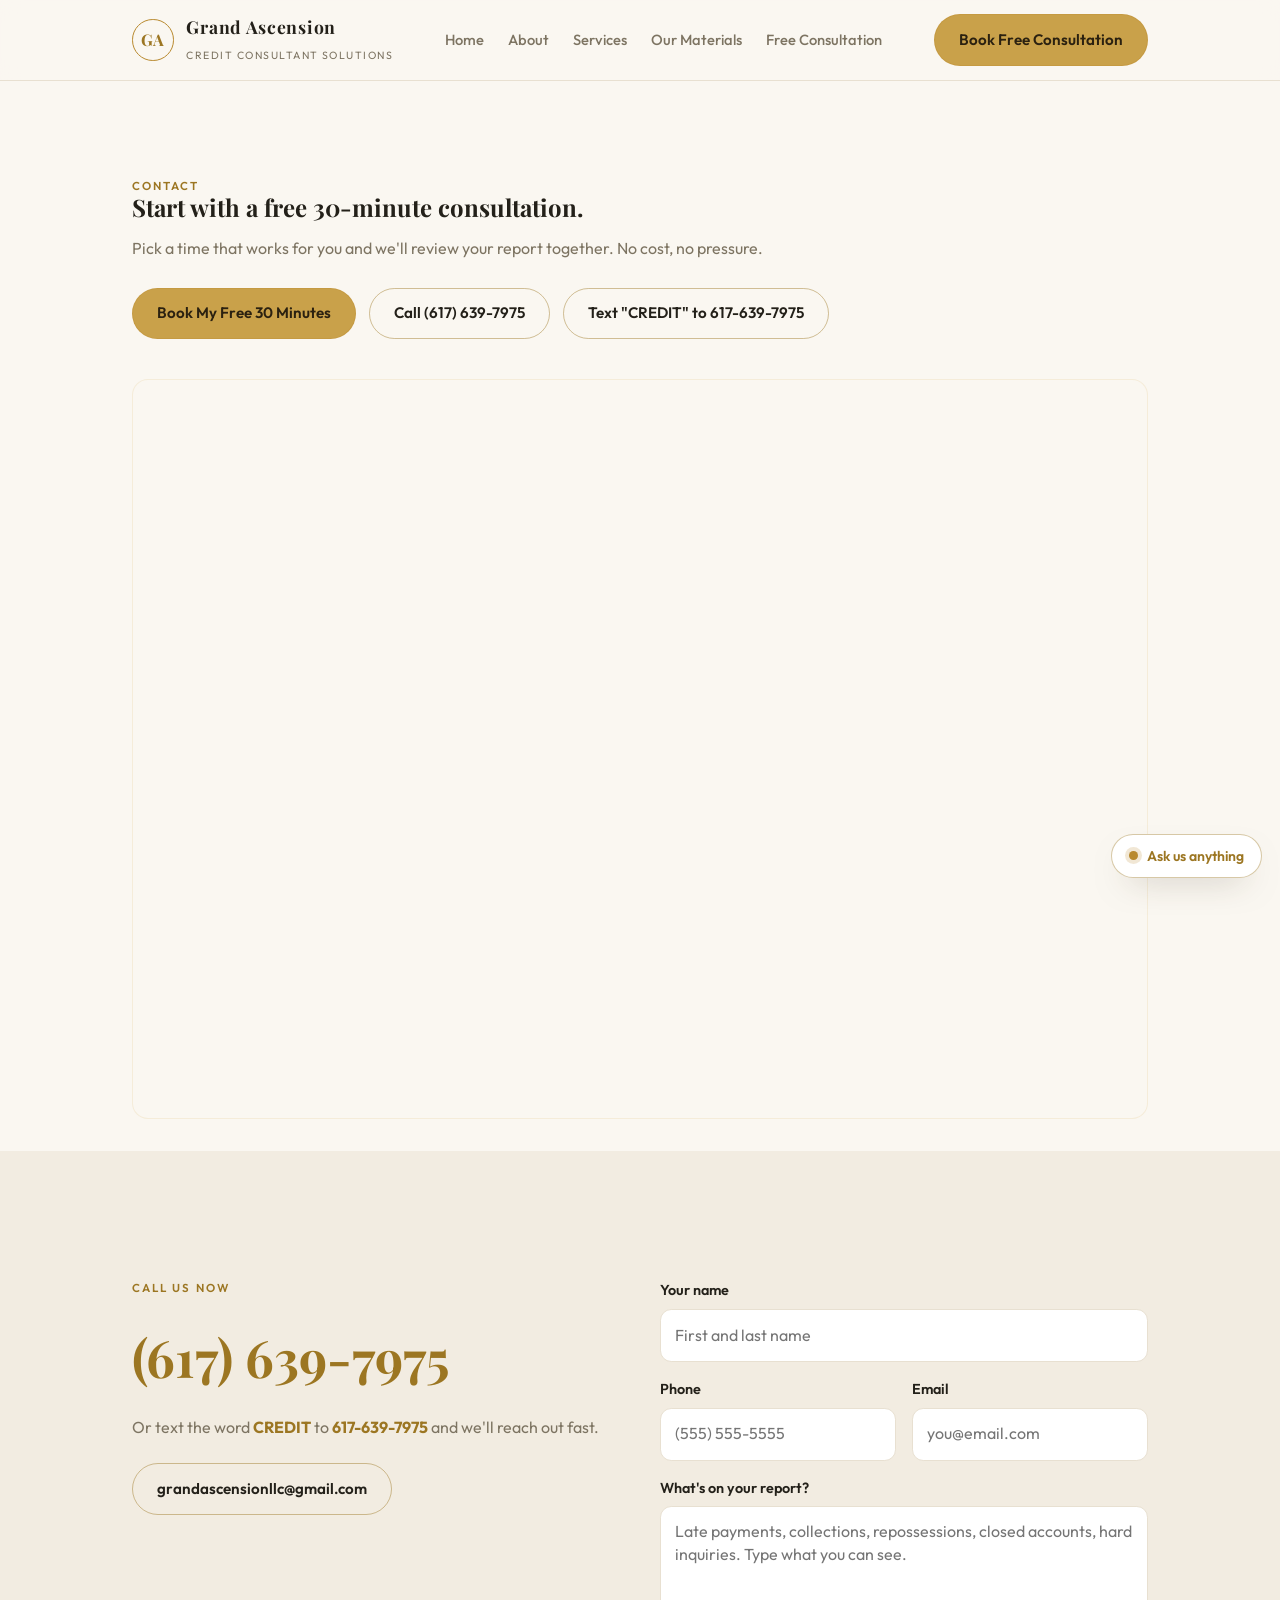
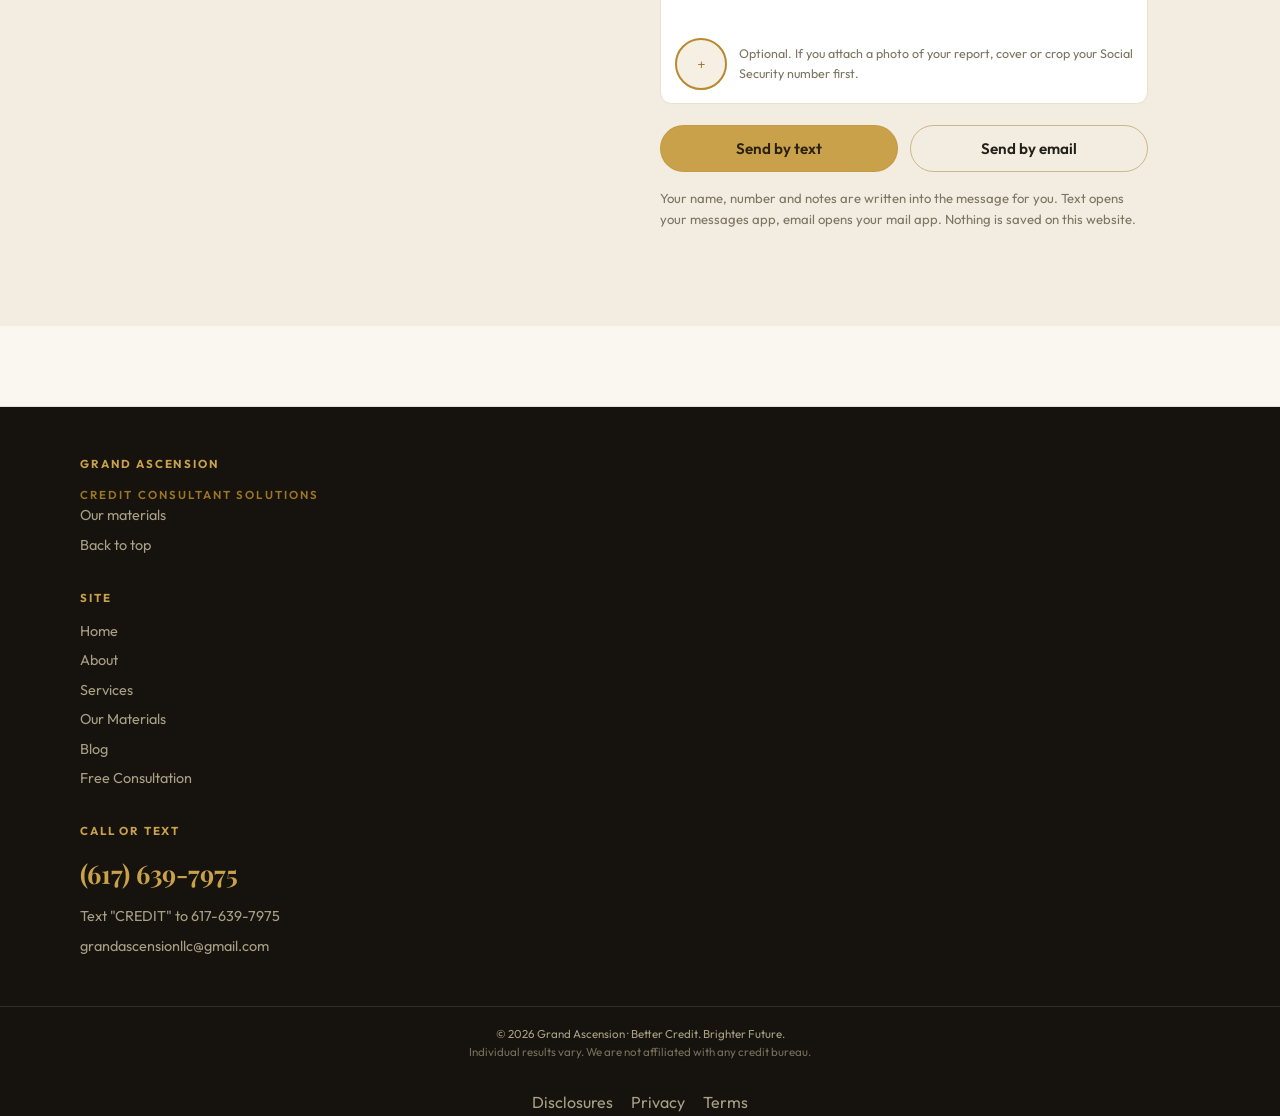
<file: contact.html>
<!doctype html>
<html lang="en">
<head>
<meta charset="utf-8">
<meta name="viewport" content="width=device-width, initial-scale=1, viewport-fit=cover">
<title>Free Credit Consultation | Grand Ascension</title>
<meta name="description" content="Free 30-minute credit consultation. Text CREDIT to 617-639-7975 or send the form. We review your report and build your dispute strategy.">
<link rel="icon" href='data:image/svg+xml,<svg xmlns="http://www.w3.org/2000/svg" viewBox="0 0 100 100"><text y=".9em" font-size="90">&#128179;</text></svg>'><meta name="theme-color" content="#faf7f1"><meta property="og:type" content="website"><meta property="og:url" content="https://grandascensionsllc.com/contact.html"><meta property="og:title" content="Free Credit Consultation | Grand Ascension"><meta property="og:description" content="Personal credit dispute strategies. Free 30-minute consultation. Better Credit. Brighter Future."><meta property="og:image" content="https://grandascensionsllc.com/assets/hero.jpg"><link rel="canonical" href="https://grandascensionsllc.com/contact.html"><script type="application/ld+json">{"@context":"https://schema.org","@type":"FinancialService","name":"Grand Ascension","alternateName":"Grand Ascension Credit Consultant Solutions","url":"https://grandascensionsllc.com/contact.html","image":"https://grandascensionsllc.com/assets/hero.jpg","telephone":"+16176397975","email":"grandascensionllc@gmail.com","areaServed":"Massachusetts","slogan":"Better Credit. Brighter Future.","founder":{"@type":"Person","name":"Jelinsky Alteus","jobTitle":"Credit & Funding Consultant"}}</script>
<link rel="preconnect" href="https://fonts.googleapis.com">
<link rel="preconnect" href="https://fonts.gstatic.com" crossorigin>
<link href="https://fonts.googleapis.com/css2?family=Playfair+Display:wght@600;700;800&family=Outfit:wght@400;500;600;700&display=swap" rel="stylesheet">
<link rel="preconnect" href="https://calendly.com">
<link href="https://assets.calendly.com/assets/external/widget.css" rel="stylesheet">
<link rel="stylesheet" href="assets/site.css">
</head>
<body>
<header>
  <div class="inner section">
    <a class="brand" href="index.html">
      <span class="logo">GA</span>
      <span>
        <span class="name">Grand Ascension</span><br>
        <span class="sub">Credit Consultant Solutions</span>
      </span>
    </a>
        <nav class="main">
      <a href="index.html">Home</a>
      <a href="about.html">About</a>
      <a href="services.html">Services</a>
      <a href="work.html">Our Materials</a>
      <a href="https://calendly.com/grandascensionllc/30min" target="_blank" rel="noopener">Free Consultation</a>
    </nav>
    <a class="btn btn-gold head-cta" href="https://calendly.com/grandascensionllc/30min" target="_blank" rel="noopener">Book Free Consultation</a>
    <button id="rnmBtn" aria-label="Menu">&#9776;</button>
  </div>
</header>

<main>
  <section class="section-block" style="padding-bottom:2rem">
    <div class="section">
      <p class="kicker">Contact</p>
      <h1>Start with a free 30-minute consultation.</h1>
      <p class="lead" style="max-width:40rem; margin-top:1rem">Pick a time that works for you and we'll review your report together. No cost, no pressure.</p>
      <div class="cta" style="margin-top:1.6rem; display:flex; flex-wrap:wrap; gap:.8rem">
        <a class="btn btn-gold" href="https://calendly.com/grandascensionllc/30min" target="_blank" rel="noopener">Book My Free 30 Minutes</a>
        <a class="btn btn-ghost" href="tel:+16176397975">Call (617) 639-7975</a>
        <a class="btn btn-ghost" href="sms:+16176397975?body=CREDIT">Text "CREDIT" to 617-639-7975</a>
      </div>
      <div class="cal-wrap" style="margin-top:2.5rem">
        <div class="calendly-inline-widget" data-url="https://calendly.com/grandascensionllc/30min?primary_color=b8892e&background_color=faf7f1&hide_gdpr_banner=1" style="min-width:320px;height:740px;border:1px solid rgba(214,179,95,.16);border-radius:1rem;overflow:hidden;background:#faf7f1"></div>
      </div>
      <script type="text/javascript" src="https://assets.calendly.com/assets/external/widget.js" async></script>
    </div>
  </section>

  <section class="section-block grey">
    <div class="section contact-grid">
      <div>
        <p class="kicker">Call us now</p>
        <a class="big-phone" href="tel:+16176397975">(617) 639-7975</a>
        <p style="color:var(--muted)">Or text the word <strong style="color:var(--gold-2)">CREDIT</strong> to <strong style="color:var(--gold-2)"><a href="sms:+16176397975?body=CREDIT">617-639-7975</a></strong> and we'll reach out fast.</p>
        <div class="cta">
          <a class="btn btn-ghost" href="mailto:grandascensionllc@gmail.com">grandascensionllc@gmail.com</a>
        </div>
      </div>

      <div>
        <form id="rnmForm" onsubmit="return false">
          <div>
            <label for="rnmName">Your name</label>
            <input id="rnmName" type="text" autocomplete="name" placeholder="First and last name">
          </div>
          <div class="two">
            <div>
              <label for="rnmPhone">Phone</label>
              <input id="rnmPhone" type="tel" autocomplete="tel" placeholder="(555) 555-5555">
            </div>
            <div>
              <label for="rnmEmail">Email</label>
              <input id="rnmEmail" type="email" autocomplete="email" placeholder="you@email.com">
            </div>
          </div>
          <div>
            <label for="rnmJob">What's on your report?</label>
            <div class="rnm-shell">
              <textarea id="rnmJob" placeholder="Late payments, collections, repossessions, closed accounts, hard inquiries. Type what you can see."></textarea>
              <div id="rnmPreviews"></div>
              <div class="rnm-tools">
                <button type="button" id="rnmAdd" class="rnm-add" aria-label="Add a photo of your report">&plus;</button>
                <span class="rnm-hint" id="rnmHint">Optional. If you attach a photo of your report, cover or crop your Social Security number first.</span>
              </div>
              <input type="file" id="rnmFiles" accept="image/*,.pdf" multiple hidden>
            </div>
          </div>
          <div class="send-row">
            <button class="btn btn-gold" id="rnmSend" type="button">Send by text</button>
            <button class="btn btn-ghost" id="rnmMail" type="button">Send by email</button>
          </div>
          <p class="note">Your name, number and notes are written into the message for you. Text opens your messages app, email opens your mail app. Nothing is saved on this website.</p>
        </form>
      </div>
    </div>
  </section>
</main>

<footer>
  <div class="section footer-grid">
    <div>
      <h4>Grand Ascension</h4>
      <p class="kicker">Credit Consultant Solutions</p>
      <div class="links"><a href="work.html">Our materials</a><a href="#top">Back to top</a></div>
    </div>
    <div>
      <h4>Site</h4>
      <div class="links">
        <a href="index.html">Home</a>
        <a href="about.html">About</a>
        <a href="services.html">Services</a>
        <a href="work.html">Our Materials</a>
        <a href="blog.html">Blog</a>
        <a href="https://calendly.com/grandascensionllc/30min" target="_blank" rel="noopener">Free Consultation</a>
      </div>
    </div>
    <div>
      <h4>Call or text</h4>
      <a class="ftr-phone" href="tel:+16176397975">(617) 639-7975</a>
      <div class="links" style="margin-top:.7rem">
        <a href="sms:+16176397975?body=CREDIT">Text "CREDIT" to 617-639-7975</a>
        <a href="mailto:grandascensionllc@gmail.com">grandascensionllc@gmail.com</a>
      </div>
    </div>
  </div>
  <div class="copy">&copy; <span id="year"></span> Grand Ascension &middot; Better Credit. Brighter Future.<br><span style="opacity:.65">Individual results vary. We are not affiliated with any credit bureau.</span></div>
  <div class="legal-links"><a href="disclosures.html">Disclosures</a><a href="privacy.html">Privacy</a><a href="terms.html">Terms</a></div>
</footer>

<div id="rnmMenu">
  <div class="menu-top">
    <div class="menu-brand">Grand Ascension<small>Credit Consultant Solutions</small></div>
    <button id="rnmClose" aria-label="Close">&times;</button>
  </div>
    <nav class="menu-nav">
    <a href="index.html">Home</a>
    <a href="about.html">About</a>
    <a href="services.html">Services</a>
    <a href="work.html">Our Materials</a>
    <a href="contact.html" class="current">Free Consultation</a>
  </nav>
  <div class="menu-cta">
    <a class="btn btn-gold" href="tel:+16176397975">Call (617) 639-7975</a>
    <a class="btn btn-ghost" href="sms:+16176397975?body=CREDIT">Text "CREDIT"</a>
  </div>
  <p class="menu-note">Free 30-minute consult &middot; Text the word CREDIT to 617-639-7975</p>
</div>



<script>
(function () {
  document.getElementById('year').textContent = new Date().getFullYear();
  var menu = document.getElementById('rnmMenu');
  document.getElementById('rnmBtn').addEventListener('click', function () {
    menu.classList.add('open');
    document.body.classList.add('rnm-locked');
  });
  document.getElementById('rnmClose').addEventListener('click', function () {
    menu.classList.remove('open');
    document.body.classList.remove('rnm-locked');
  });
  
  var ta = document.getElementById('rnmJob');
  var grow = function () {
    ta.style.height = 'auto';
    ta.style.height = Math.min(ta.scrollHeight, 224) + 'px';
  };
  ta.addEventListener('input', grow);

  var input = document.getElementById('rnmFiles');
  var pre = document.getElementById('rnmPreviews');
  var hint = document.getElementById('rnmHint');
  var picked = [];

  var DEFAULT_HINT = 'Optional. If you attach a photo of your report, cover or crop your Social Security number first.';

  document.getElementById('rnmAdd').addEventListener('click', function () { input.click(); });

  var thumb = function (file) {
    var box = document.createElement('span');
    box.className = 'rnm-thumb';
    var img = document.createElement('img');
    img.src = URL.createObjectURL(file);
    var del = document.createElement('button');
    del.className = 'rnm-del';
    del.type = 'button';
    del.textContent = '\u00d7';
    del.addEventListener('click', function () {
      var i = picked.indexOf(file);
      if (i > -1) picked.splice(i, 1);
      box.remove();
      hint.textContent = DEFAULT_HINT;
    });
    box.appendChild(img);
    box.appendChild(del);
    return box;
  };

  input.addEventListener('change', function () {
    Array.prototype.forEach.call(input.files, function (f) {
      picked.push(f);
      pre.appendChild(thumb(f));
    });
    hint.textContent = picked.length + (picked.length === 1 ? ' file ready' : ' files ready') + '. It goes with your message when you send.';
  });

  function value(id) {
    var el = document.getElementById(id);
    return el ? el.value.trim() : '';
  }

  function buildMessage() {
    var body = 'Name: ' + value('rnmName');
    body += '\nPhone: ' + (value('rnmPhone') || 'not given');
    if (value('rnmEmail')) body += '\nEmail: ' + value('rnmEmail');
    body += '\n\nOn my report:\n' + (value('rnmJob') || 'Not sure yet.');
    return body;
  }

  function valid() {
    if (!value('rnmName')) {
      hint.textContent = 'Please add your name.';
      return false;
    }
    if (!value('rnmPhone') && !value('rnmEmail')) {
      hint.textContent = 'Please add a phone number or an email so we can reach you.';
      return false;
    }
    return true;
  }

  document.getElementById('rnmSend').addEventListener('click', function () {
    if (!valid()) return;
    var body = buildMessage();
    if (picked.length && navigator.share) {
      hint.textContent = 'Tap the Messages icon in the share sheet to send your message and files.';
      navigator.share({ files: picked, text: body }).catch(function (e) {
        if (e.name !== 'AbortError') {
          location.href = 'sms:+16176397975?body=' + encodeURIComponent(body);
        }
      });
      return;
    }
    hint.textContent = 'Opening your messages app...';
    location.href = 'sms:+16176397975?body=' + encodeURIComponent(body);
  });

  document.getElementById('rnmMail').addEventListener('click', function () {
    if (!valid()) return;
    var body = buildMessage();
    var name = value('rnmName');
    hint.textContent = picked.length
      ? 'Your notes are in the email. Add the photo to the email before you send it.'
      : 'Opening your email app...';
    var subject = 'Credit consultation request' + (name ? ' - ' + name : '');
    location.href = 'mailto:grandascensionllc@gmail.com?subject=' + encodeURIComponent(subject) + '&body=' + encodeURIComponent(body);
  });
})();
</script>
<script src="assets/chat.js" defer></script>
</body>
</html>
</file>
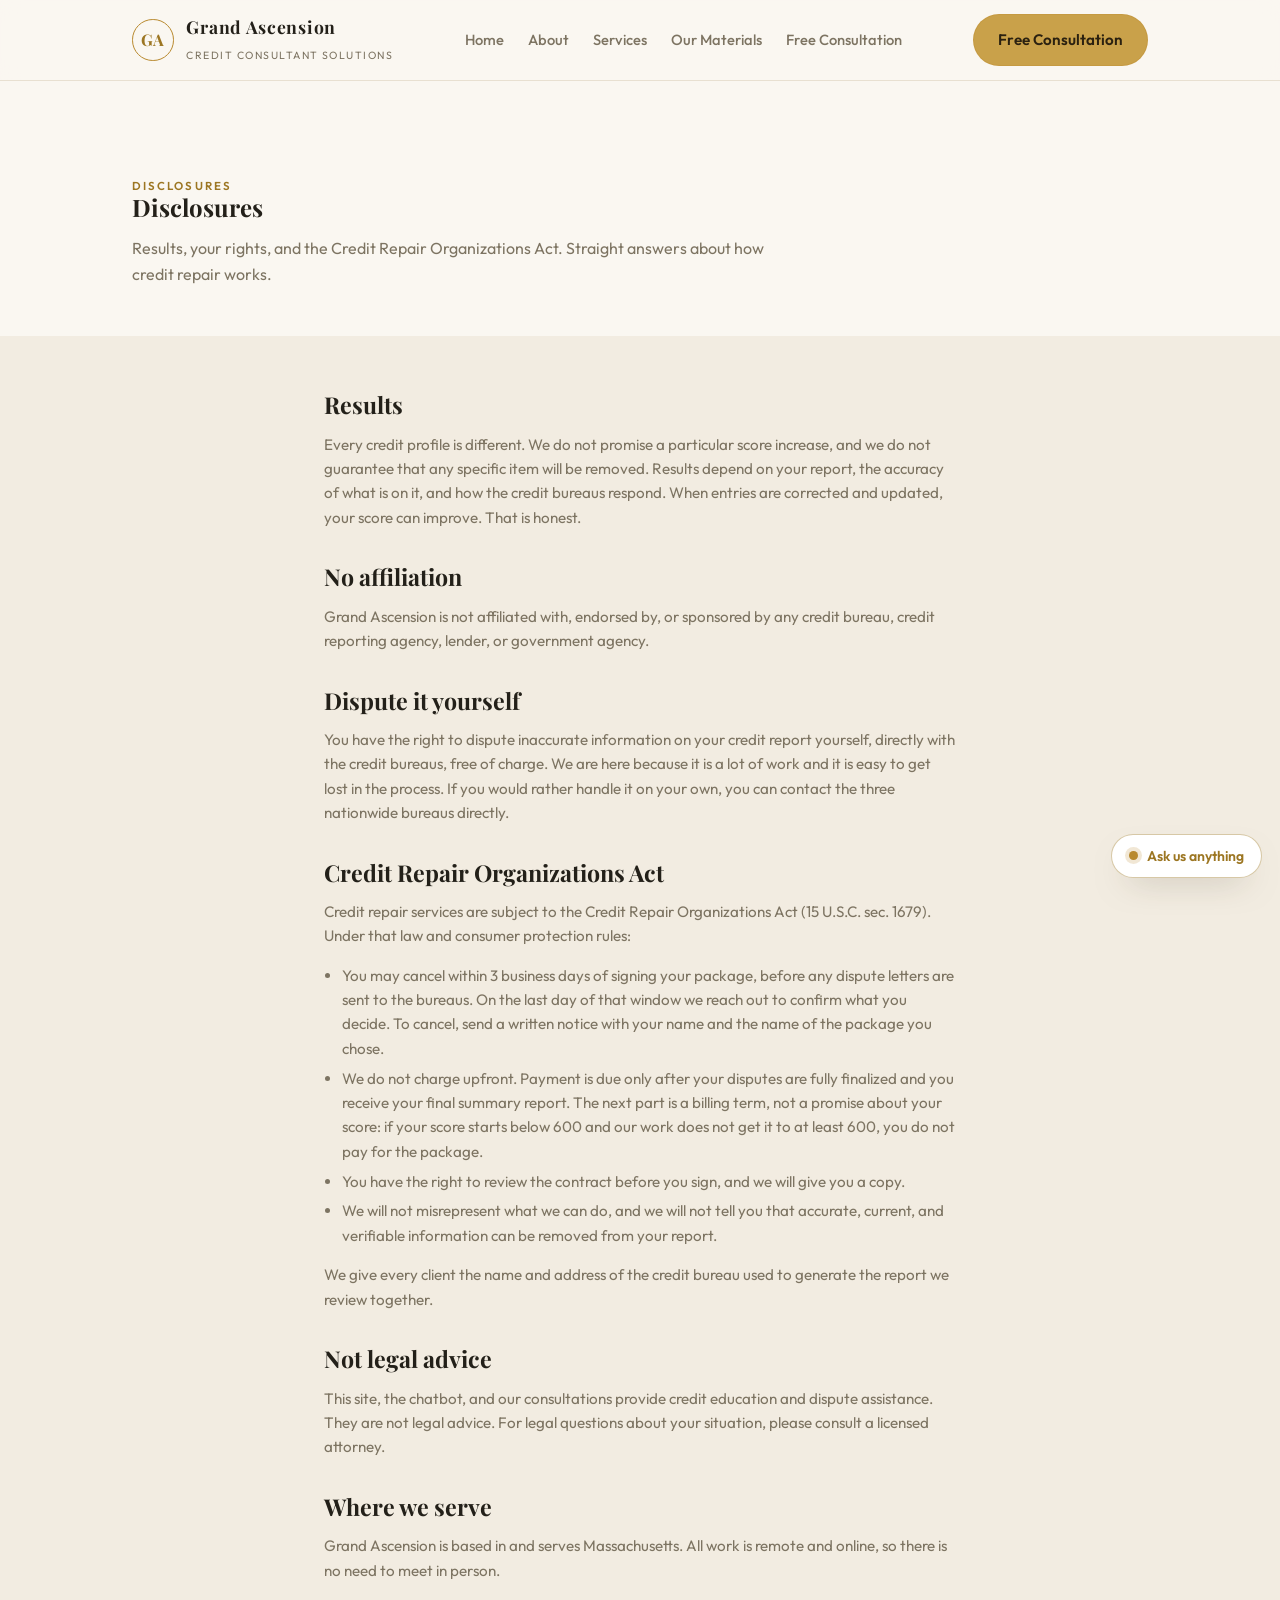
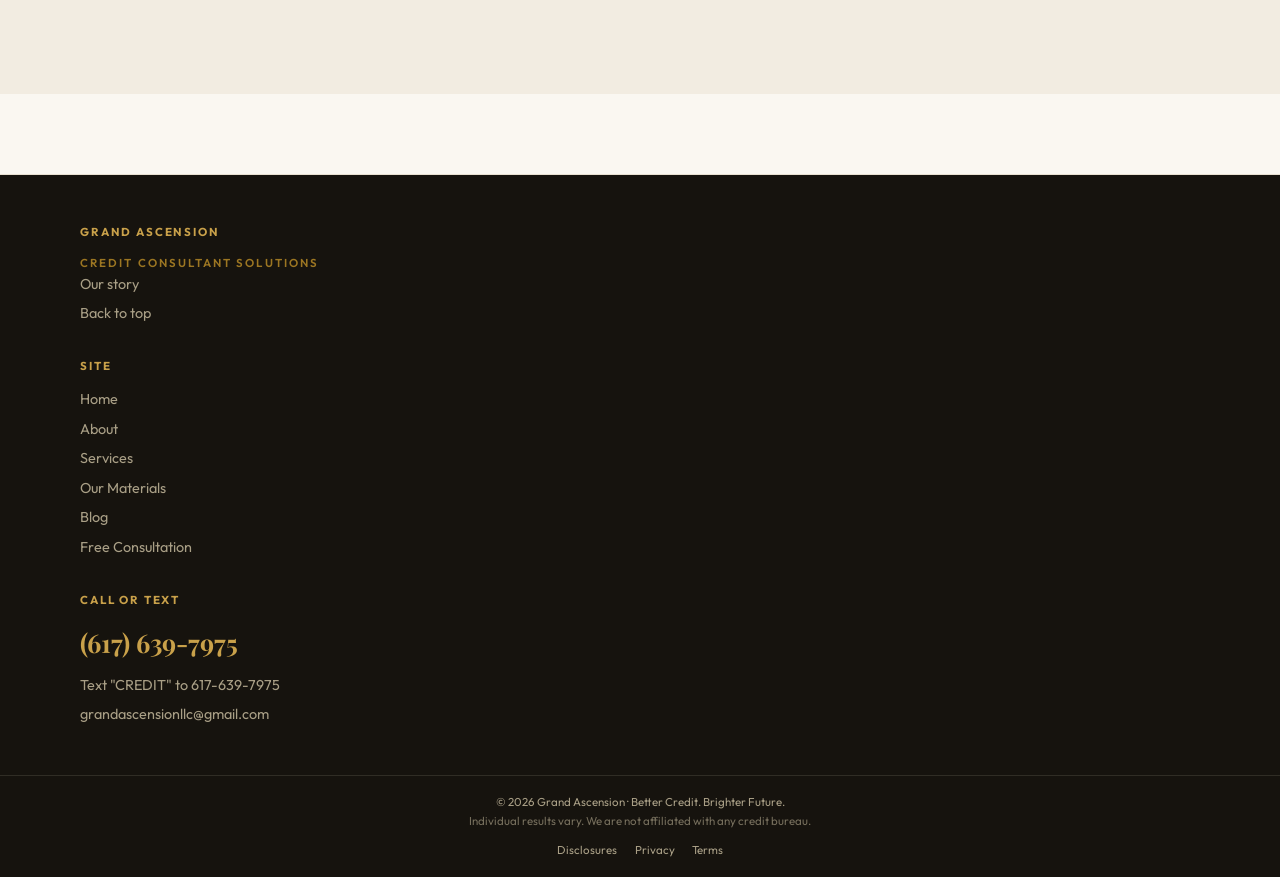
<file: disclosures.html>
<!doctype html>
<html lang="en">
<head>
<meta charset="utf-8">
<meta name="viewport" content="width=device-width, initial-scale=1, viewport-fit=cover">
<title>Disclosures</title>
<meta name="description" content="Results, your rights, and the Credit Repair Organizations Act. Straight answers about how credit repair works.">
<link rel="icon" href='data:image/svg+xml,<svg xmlns="http://www.w3.org/2000/svg" viewBox="0 0 100 100"><text y=".9em" font-size="90">&#128179;</text></svg>'><meta name="theme-color" content="#faf7f1"><meta property="og:type" content="website"><meta property="og:url" content="https://grandascensionsllc.com/disclosures.html"><meta property="og:title" content="Disclosures"><meta property="og:description" content="Results, your rights, and the Credit Repair Organizations Act. Straight answers about how credit repair works."><link rel="canonical" href="https://grandascensionsllc.com/disclosures.html">
<link rel="preconnect" href="https://fonts.googleapis.com">
<link rel="preconnect" href="https://fonts.gstatic.com" crossorigin>
<link href="https://fonts.googleapis.com/css2?family=Playfair+Display:wght@600;700;800&family=Outfit:wght@400;500;600;700&display=swap" rel="stylesheet">
<link rel="stylesheet" href="assets/site.css">
</head>
<body>
<header>
  <div class="inner section">
    <a class="brand" href="index.html">
      <span class="logo">GA</span>
      <span>
        <span class="name">Grand Ascension</span><br>
        <span class="sub">Credit Consultant Solutions</span>
      </span>
    </a>
    <nav class="main">
      <a href="index.html">Home</a>
      <a href="about.html">About</a>
      <a href="services.html">Services</a>
      <a href="work.html">Our Materials</a>
      <a href="https://calendly.com/grandascensionllc/30min" target="_blank" rel="noopener">Free Consultation</a>
    </nav>
    <a class="btn btn-gold head-cta" href="https://calendly.com/grandascensionllc/30min" target="_blank" rel="noopener">Free Consultation</a>
    <button id="rnmBtn" aria-label="Menu">&#9776;</button>
  </div>
</header>

<main>
  <section class="section-block" style="padding-bottom:2rem">
    <div class="section">
      <p class="kicker">Disclosures</p>
      <h1>Disclosures</h1>
      <p class="lead" style="max-width:42rem; margin-top:1rem">Results, your rights, and the Credit Repair Organizations Act. Straight answers about how credit repair works.</p>
    </div>
  </section>

  <section class="section-block grey" style="padding-top:2rem">
    <div class="section legal">
      <h2>Results</h2>
      <p>Every credit profile is different. We do not promise a particular score increase, and we do not guarantee that any specific item will be removed. Results depend on your report, the accuracy of what is on it, and how the credit bureaus respond. When entries are corrected and updated, your score can improve. That is honest.</p>

      <h2>No affiliation</h2>
      <p>Grand Ascension is not affiliated with, endorsed by, or sponsored by any credit bureau, credit reporting agency, lender, or government agency.</p>

      <h2>Dispute it yourself</h2>
      <p>You have the right to dispute inaccurate information on your credit report yourself, directly with the credit bureaus, free of charge. We are here because it is a lot of work and it is easy to get lost in the process. If you would rather handle it on your own, you can contact the three nationwide bureaus directly.</p>

      <h2>Credit Repair Organizations Act</h2>
      <p>Credit repair services are subject to the Credit Repair Organizations Act (15 U.S.C. sec. 1679). Under that law and consumer protection rules:</p>
      <ul>
        <li>You may cancel within 3 business days of signing your package, before any dispute letters are sent to the bureaus. On the last day of that window we reach out to confirm what you decide. To cancel, send a written notice with your name and the name of the package you chose.</li>
        <li>We do not charge upfront. Payment is due only after your disputes are fully finalized and you receive your final summary report. The next part is a billing term, not a promise about your score: if your score starts below 600 and our work does not get it to at least 600, you do not pay for the package.</li>
        <li>You have the right to review the contract before you sign, and we will give you a copy.</li>
        <li>We will not misrepresent what we can do, and we will not tell you that accurate, current, and verifiable information can be removed from your report.</li>
      </ul>
      <p>We give every client the name and address of the credit bureau used to generate the report we review together.</p>

      <h2>Not legal advice</h2>
      <p>This site, the chatbot, and our consultations provide credit education and dispute assistance. They are not legal advice. For legal questions about your situation, please consult a licensed attorney.</p>

      <h2>Where we serve</h2>
      <p>Grand Ascension is based in and serves Massachusetts. All work is remote and online, so there is no need to meet in person.</p>

    </div>
  </section>
</main>

<footer>
  <div class="section footer-grid">
    <div>
      <h4>Grand Ascension</h4>
      <p class="kicker">Credit Consultant Solutions</p>
      <div class="links"><a href="about.html">Our story</a><a href="#top">Back to top</a></div>
    </div>
    <div>
      <h4>Site</h4>
      <div class="links">
        <a href="index.html">Home</a>
        <a href="about.html">About</a>
        <a href="services.html">Services</a>
        <a href="work.html">Our Materials</a>
        <a href="blog.html">Blog</a>
        <a href="https://calendly.com/grandascensionllc/30min" target="_blank" rel="noopener">Free Consultation</a>
      </div>
    </div>
    <div>
      <h4>Call or text</h4>
      <a class="ftr-phone" href="tel:+16176397975">(617) 639-7975</a>
      <div class="links" style="margin-top:.7rem">
        <a href="sms:+16176397975?body=CREDIT">Text "CREDIT" to 617-639-7975</a>
        <a href="mailto:grandascensionllc@gmail.com">grandascensionllc@gmail.com</a>
      </div>
    </div>
  </div>
  <div class="copy">&copy; <span id="year"></span> Grand Ascension &middot; Better Credit. Brighter Future.<br><span style="opacity:.65">Individual results vary. We are not affiliated with any credit bureau.</span>
  <div class="legal-links"><a href="disclosures.html">Disclosures</a><a href="privacy.html">Privacy</a><a href="terms.html">Terms</a></div></div>
</footer>

<div id="rnmMenu">
  <div class="menu-top">
    <div class="menu-brand">Grand Ascension<small>Credit Consultant Solutions</small></div>
    <button id="rnmClose" aria-label="Close">&times;</button>
  </div>
  <nav class="menu-nav">
    <a href="index.html">Home</a>
    <a href="about.html">About</a>
    <a href="services.html">Services</a>
    <a href="work.html">Our Materials</a>
    <a href="contact.html">Free Consultation</a>
  </nav>
  <div class="menu-cta">
    <a class="btn btn-gold" href="tel:+16176397975">Call (617) 639-7975</a>
    <a class="btn btn-ghost" href="sms:+16176397975?body=CREDIT">Text "CREDIT"</a>
  </div>
  <p class="menu-note">Free 30-minute consult &middot; Text the word CREDIT to 617-639-7975</p>
</div>

<script>
(function () {
  document.getElementById('year').textContent = new Date().getFullYear();
  var menu = document.getElementById('rnmMenu');
  document.getElementById('rnmBtn').addEventListener('click', function () {
    menu.classList.add('open');
    document.body.classList.add('rnm-locked');
  });
  document.getElementById('rnmClose').addEventListener('click', function () {
    menu.classList.remove('open');
    document.body.classList.remove('rnm-locked');
  });
})();
</script>
<script src="assets/chat.js" defer></script>
</body>
</html>
</file>
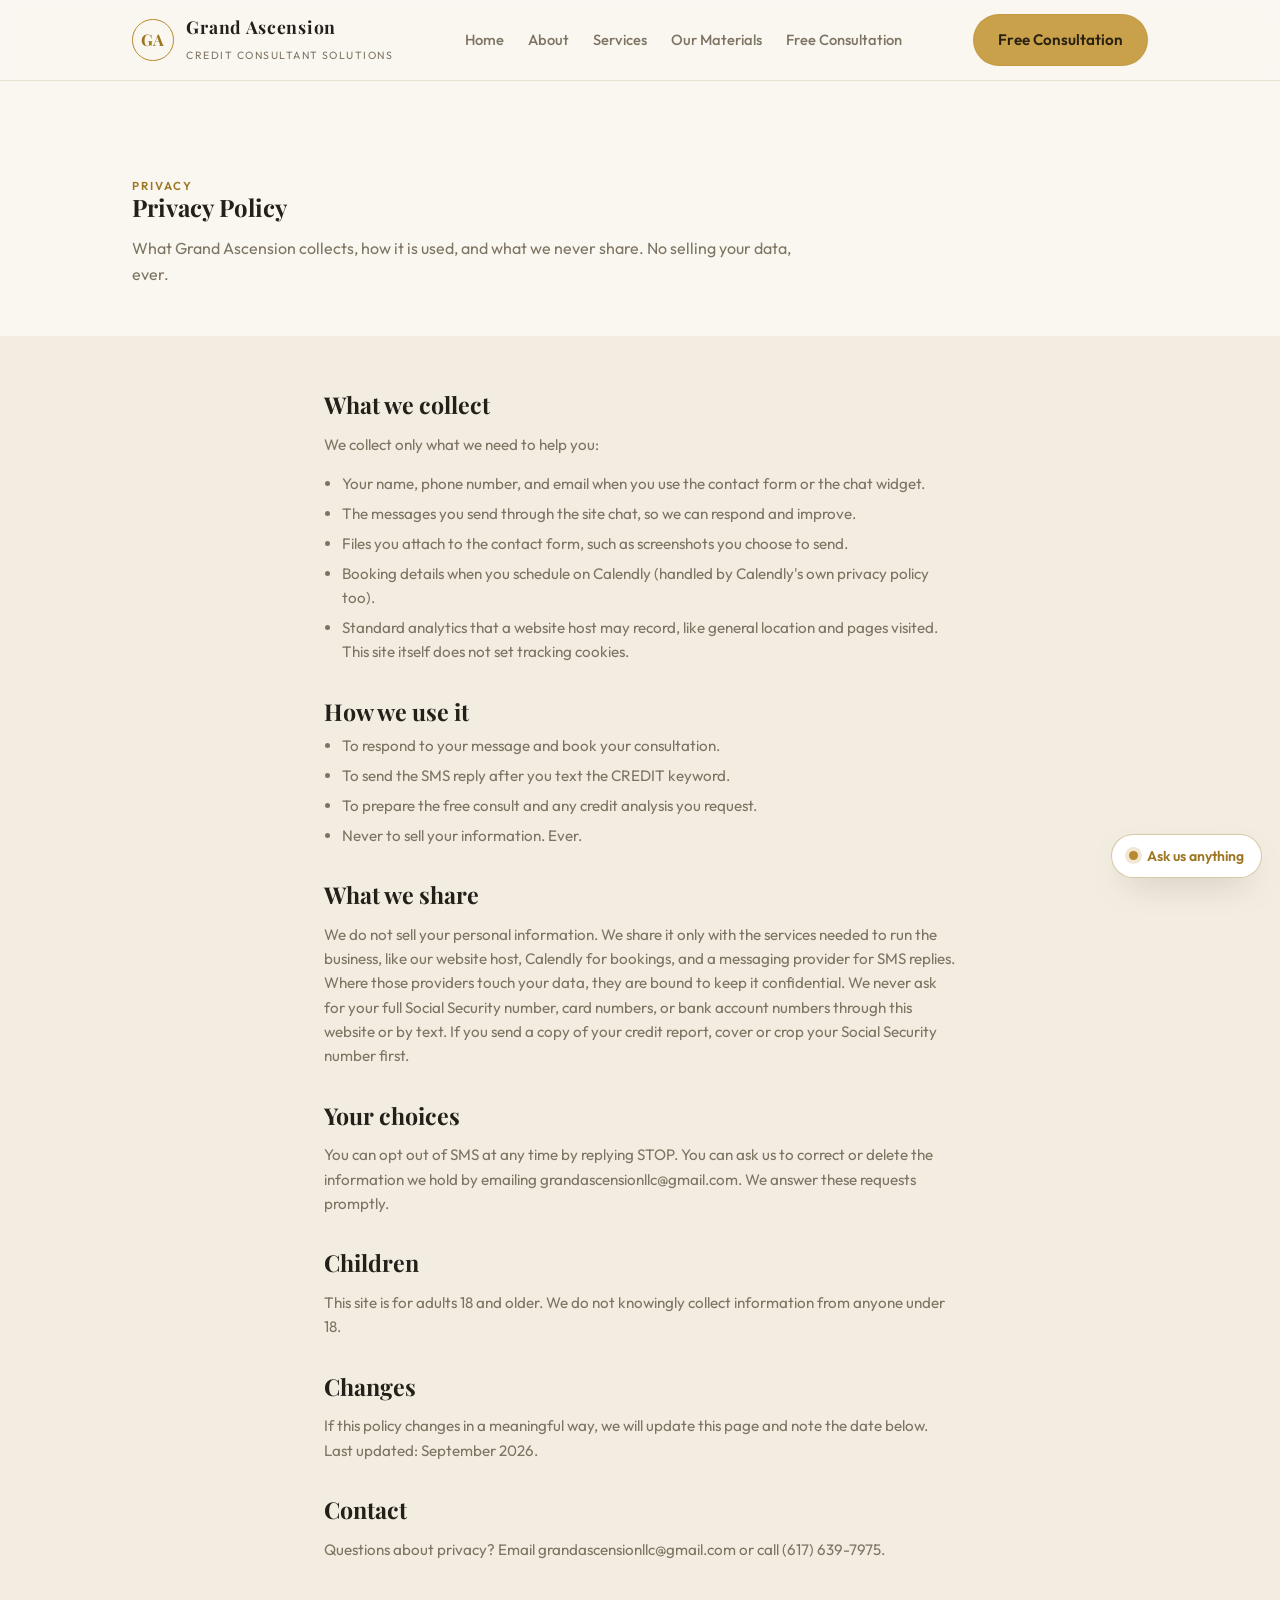
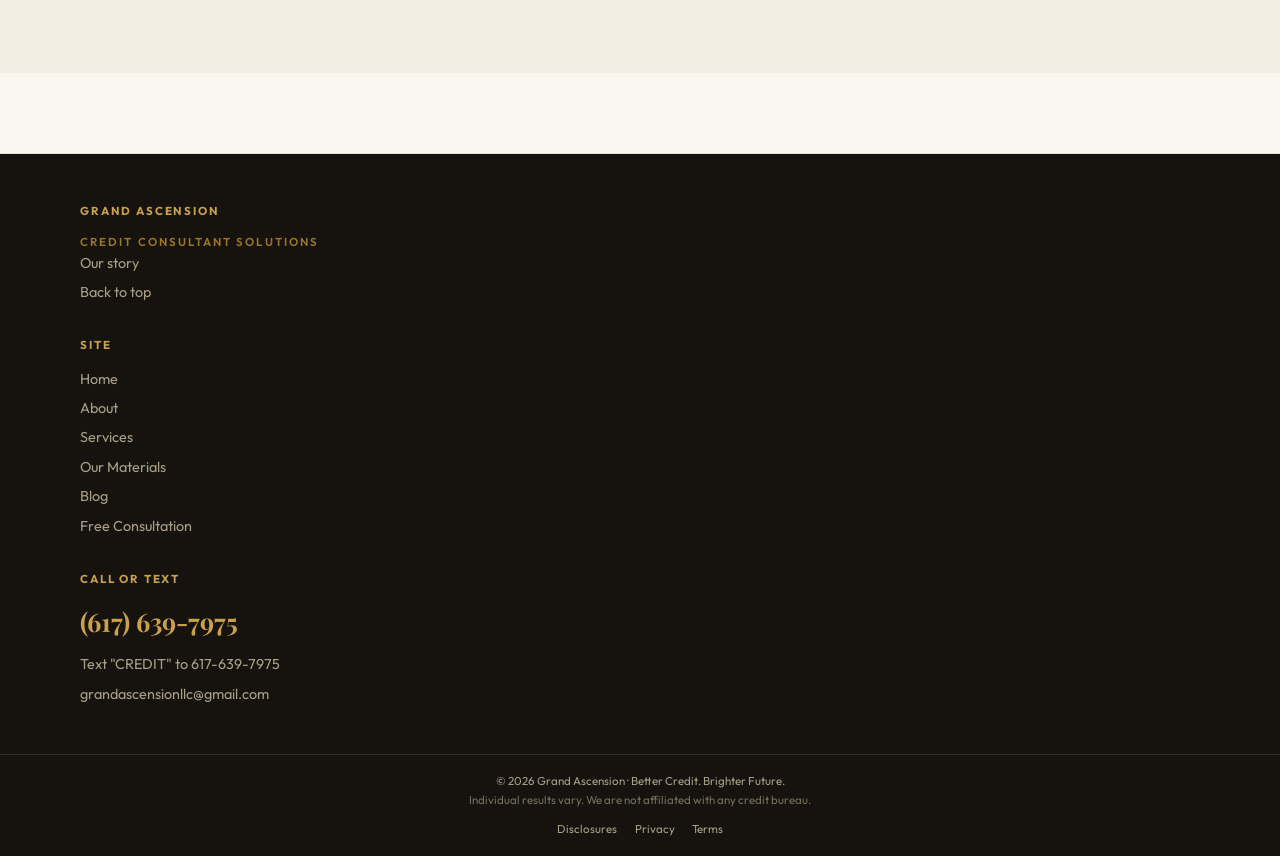
<file: privacy.html>
<!doctype html>
<html lang="en">
<head>
<meta charset="utf-8">
<meta name="viewport" content="width=device-width, initial-scale=1, viewport-fit=cover">
<title>Privacy Policy</title>
<meta name="description" content="What Grand Ascension collects, how it is used, and what we never share. No selling your data, ever.">
<link rel="icon" href='data:image/svg+xml,<svg xmlns="http://www.w3.org/2000/svg" viewBox="0 0 100 100"><text y=".9em" font-size="90">&#128179;</text></svg>'><meta name="theme-color" content="#faf7f1"><meta property="og:type" content="website"><meta property="og:url" content="https://grandascensionsllc.com/privacy.html"><meta property="og:title" content="Privacy Policy"><meta property="og:description" content="What Grand Ascension collects, how it is used, and what we never share. No selling your data, ever."><link rel="canonical" href="https://grandascensionsllc.com/privacy.html">
<link rel="preconnect" href="https://fonts.googleapis.com">
<link rel="preconnect" href="https://fonts.gstatic.com" crossorigin>
<link href="https://fonts.googleapis.com/css2?family=Playfair+Display:wght@600;700;800&family=Outfit:wght@400;500;600;700&display=swap" rel="stylesheet">
<link rel="stylesheet" href="assets/site.css">
</head>
<body>
<header>
  <div class="inner section">
    <a class="brand" href="index.html">
      <span class="logo">GA</span>
      <span>
        <span class="name">Grand Ascension</span><br>
        <span class="sub">Credit Consultant Solutions</span>
      </span>
    </a>
    <nav class="main">
      <a href="index.html">Home</a>
      <a href="about.html">About</a>
      <a href="services.html">Services</a>
      <a href="work.html">Our Materials</a>
      <a href="https://calendly.com/grandascensionllc/30min" target="_blank" rel="noopener">Free Consultation</a>
    </nav>
    <a class="btn btn-gold head-cta" href="https://calendly.com/grandascensionllc/30min" target="_blank" rel="noopener">Free Consultation</a>
    <button id="rnmBtn" aria-label="Menu">&#9776;</button>
  </div>
</header>

<main>
  <section class="section-block" style="padding-bottom:2rem">
    <div class="section">
      <p class="kicker">Privacy</p>
      <h1>Privacy Policy</h1>
      <p class="lead" style="max-width:42rem; margin-top:1rem">What Grand Ascension collects, how it is used, and what we never share. No selling your data, ever.</p>
    </div>
  </section>

  <section class="section-block grey" style="padding-top:2rem">
    <div class="section legal">
      <h2>What we collect</h2>
      <p>We collect only what we need to help you:</p>
      <ul>
        <li>Your name, phone number, and email when you use the contact form or the chat widget.</li>
        <li>The messages you send through the site chat, so we can respond and improve.</li>
        <li>Files you attach to the contact form, such as screenshots you choose to send.</li>
        <li>Booking details when you schedule on Calendly (handled by Calendly's own privacy policy too).</li>
        <li>Standard analytics that a website host may record, like general location and pages visited. This site itself does not set tracking cookies.</li>
      </ul>

      <h2>How we use it</h2>
      <ul>
        <li>To respond to your message and book your consultation.</li>
        <li>To send the SMS reply after you text the CREDIT keyword.</li>
        <li>To prepare the free consult and any credit analysis you request.</li>
        <li>Never to sell your information. Ever.</li>
      </ul>

      <h2>What we share</h2>
      <p>We do not sell your personal information. We share it only with the services needed to run the business, like our website host, Calendly for bookings, and a messaging provider for SMS replies. Where those providers touch your data, they are bound to keep it confidential. We never ask for your full Social Security number, card numbers, or bank account numbers through this website or by text. If you send a copy of your credit report, cover or crop your Social Security number first.</p>

      <h2>Your choices</h2>
      <p>You can opt out of SMS at any time by replying STOP. You can ask us to correct or delete the information we hold by emailing grandascensionllc@gmail.com. We answer these requests promptly.</p>

      <h2>Children</h2>
      <p>This site is for adults 18 and older. We do not knowingly collect information from anyone under 18.</p>

      <h2>Changes</h2>
      <p>If this policy changes in a meaningful way, we will update this page and note the date below. Last updated: September 2026.</p>

      <h2>Contact</h2>
      <p>Questions about privacy? Email grandascensionllc@gmail.com or call (617) 639-7975.</p>

    </div>
  </section>
</main>

<footer>
  <div class="section footer-grid">
    <div>
      <h4>Grand Ascension</h4>
      <p class="kicker">Credit Consultant Solutions</p>
      <div class="links"><a href="about.html">Our story</a><a href="#top">Back to top</a></div>
    </div>
    <div>
      <h4>Site</h4>
      <div class="links">
        <a href="index.html">Home</a>
        <a href="about.html">About</a>
        <a href="services.html">Services</a>
        <a href="work.html">Our Materials</a>
        <a href="blog.html">Blog</a>
        <a href="https://calendly.com/grandascensionllc/30min" target="_blank" rel="noopener">Free Consultation</a>
      </div>
    </div>
    <div>
      <h4>Call or text</h4>
      <a class="ftr-phone" href="tel:+16176397975">(617) 639-7975</a>
      <div class="links" style="margin-top:.7rem">
        <a href="sms:+16176397975?body=CREDIT">Text "CREDIT" to 617-639-7975</a>
        <a href="mailto:grandascensionllc@gmail.com">grandascensionllc@gmail.com</a>
      </div>
    </div>
  </div>
  <div class="copy">&copy; <span id="year"></span> Grand Ascension &middot; Better Credit. Brighter Future.<br><span style="opacity:.65">Individual results vary. We are not affiliated with any credit bureau.</span>
  <div class="legal-links"><a href="disclosures.html">Disclosures</a><a href="privacy.html">Privacy</a><a href="terms.html">Terms</a></div></div>
</footer>

<div id="rnmMenu">
  <div class="menu-top">
    <div class="menu-brand">Grand Ascension<small>Credit Consultant Solutions</small></div>
    <button id="rnmClose" aria-label="Close">&times;</button>
  </div>
  <nav class="menu-nav">
    <a href="index.html">Home</a>
    <a href="about.html">About</a>
    <a href="services.html">Services</a>
    <a href="work.html">Our Materials</a>
    <a href="contact.html">Free Consultation</a>
  </nav>
  <div class="menu-cta">
    <a class="btn btn-gold" href="tel:+16176397975">Call (617) 639-7975</a>
    <a class="btn btn-ghost" href="sms:+16176397975?body=CREDIT">Text "CREDIT"</a>
  </div>
  <p class="menu-note">Free 30-minute consult &middot; Text the word CREDIT to 617-639-7975</p>
</div>

<script>
(function () {
  document.getElementById('year').textContent = new Date().getFullYear();
  var menu = document.getElementById('rnmMenu');
  document.getElementById('rnmBtn').addEventListener('click', function () {
    menu.classList.add('open');
    document.body.classList.add('rnm-locked');
  });
  document.getElementById('rnmClose').addEventListener('click', function () {
    menu.classList.remove('open');
    document.body.classList.remove('rnm-locked');
  });
})();
</script>
<script src="assets/chat.js" defer></script>
</body>
</html>
</file>
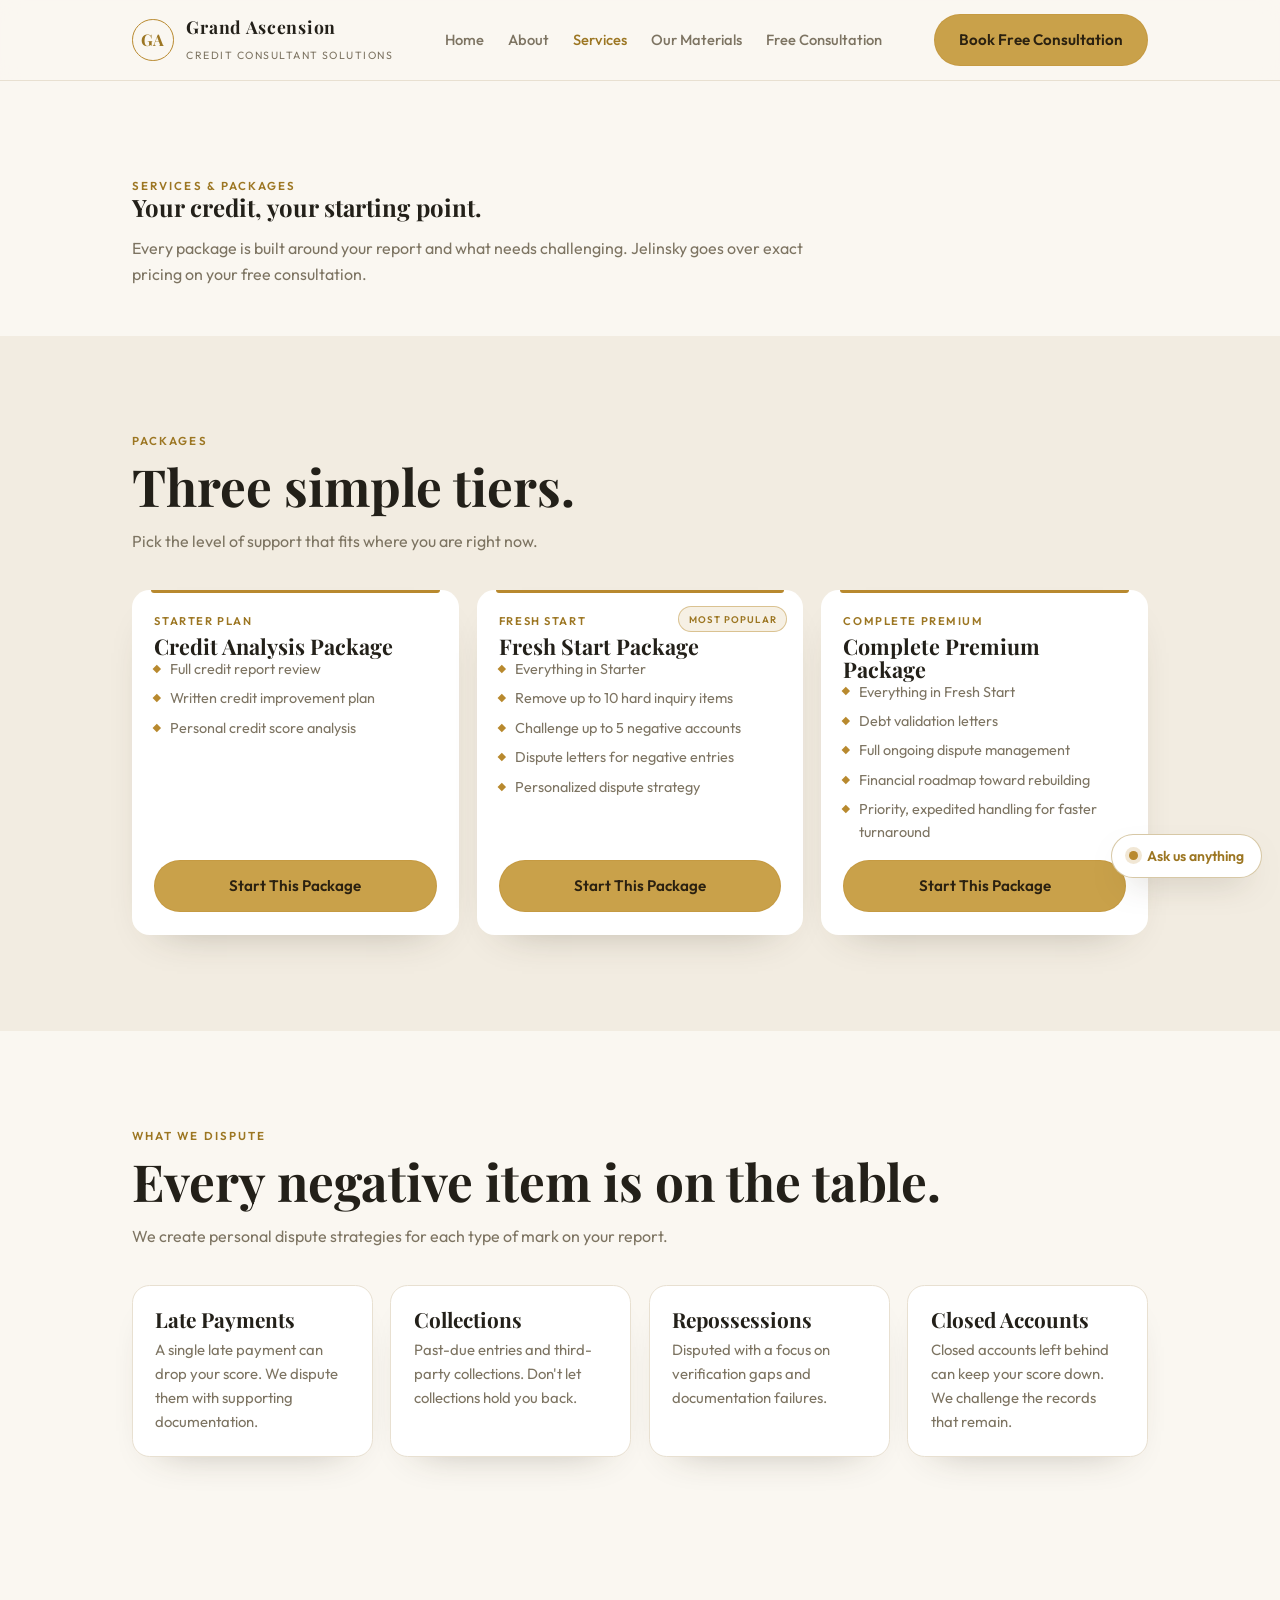
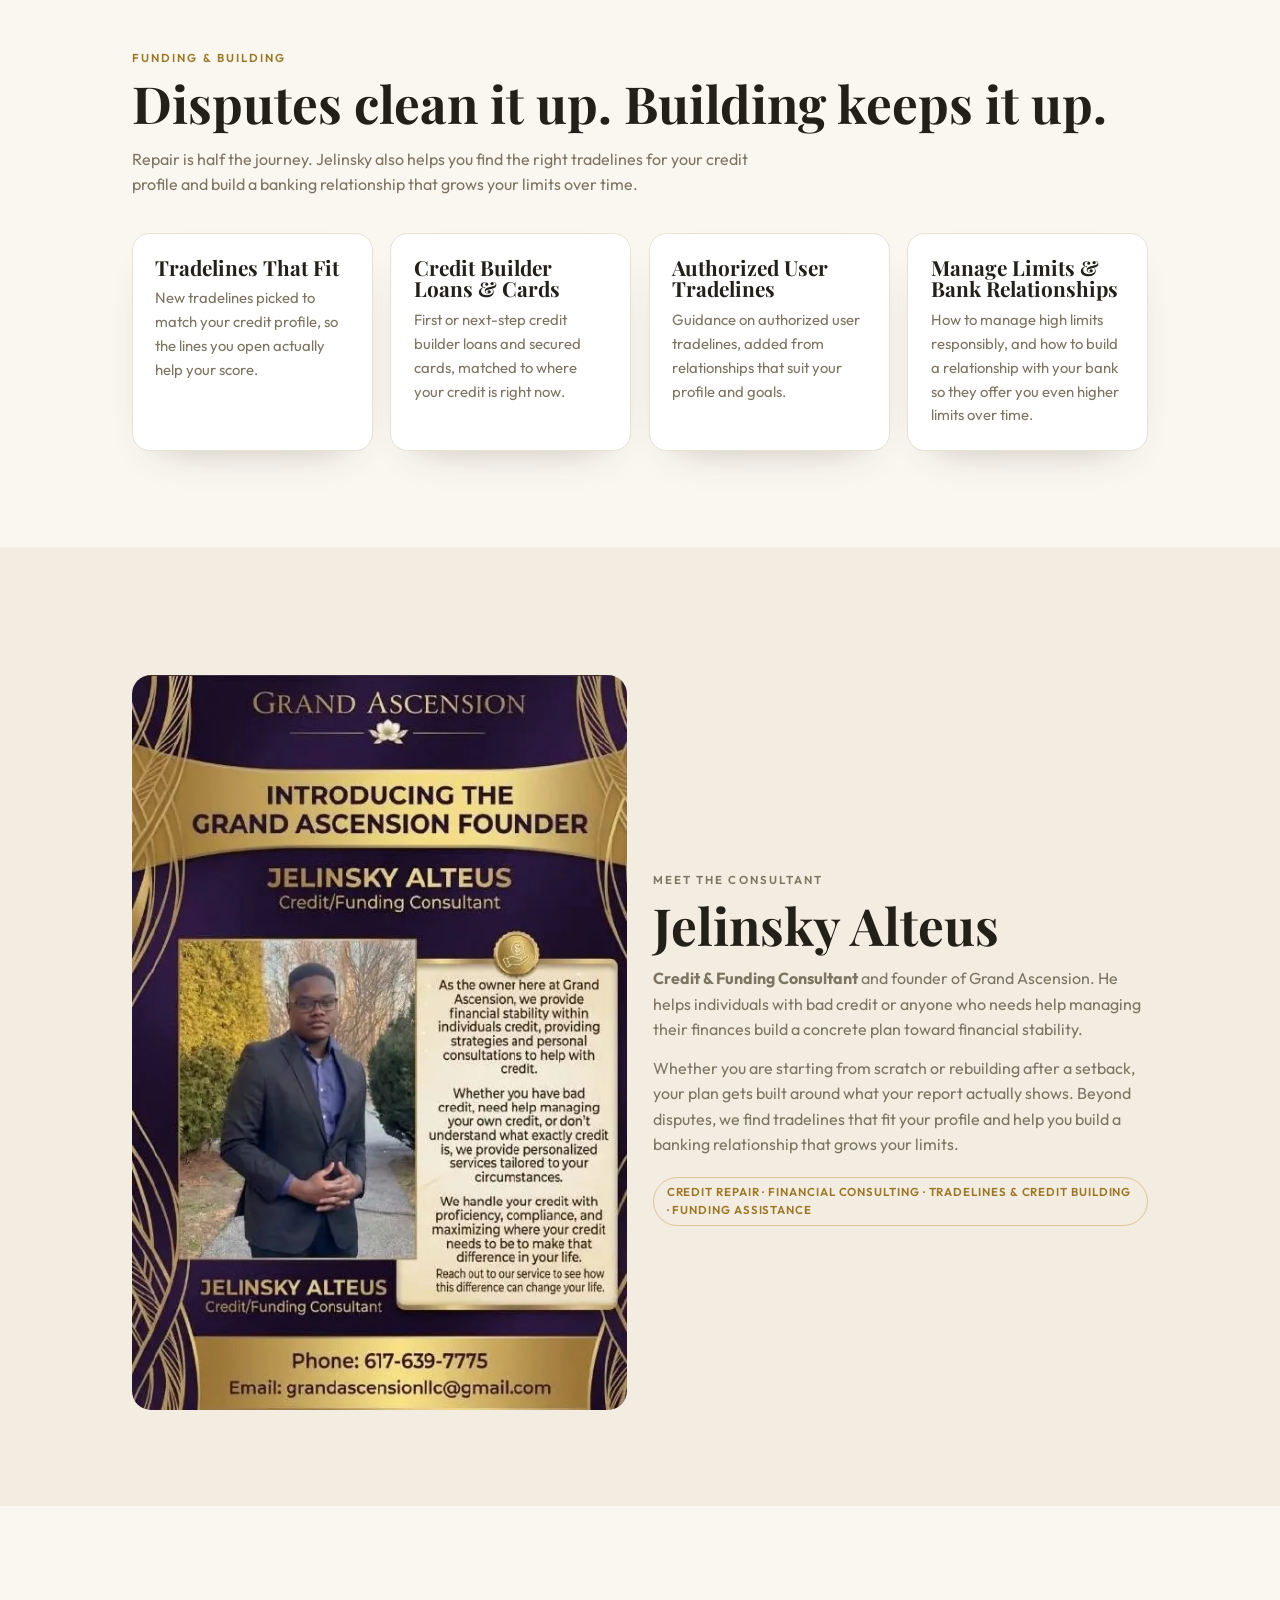
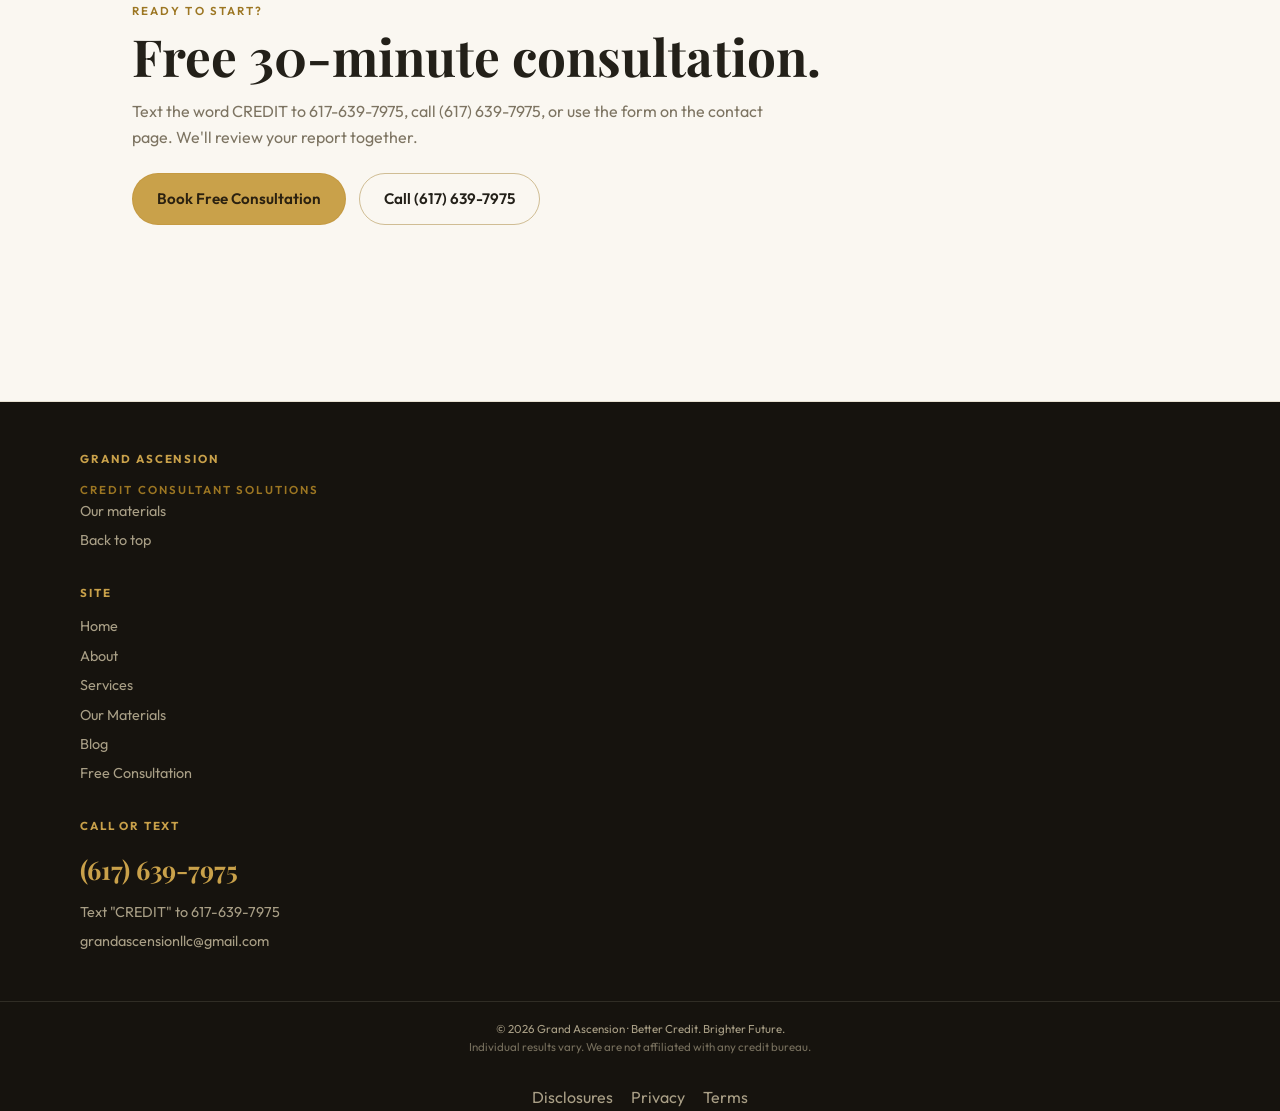
<file: services.html>
<!doctype html>
<html lang="en">
<head>
<meta charset="utf-8">
<meta name="viewport" content="width=device-width, initial-scale=1, viewport-fit=cover">
<title>Services | Grand Ascension | Credit Consultant Solutions</title>
<meta name="description" content="Three packages: credit analysis, a Fresh Start Dispute package, and a Complete Premium package. Credit analysis, dispute letters, debt validation, removal of hard inquiries, tradelines and credit building. Pricing shared on your free consultation.">
<link rel="icon" href='data:image/svg+xml,<svg xmlns="http://www.w3.org/2000/svg" viewBox="0 0 100 100"><text y=".9em" font-size="90">&#128179;</text></svg>'><meta name="theme-color" content="#faf7f1"><meta property="og:type" content="website"><meta property="og:url" content="https://grandascensionsllc.com/services.html"><meta property="og:title" content="Services &amp; Pricing | Grand Ascension | Credit Consultant Solutions"><meta property="og:description" content="Personal credit dispute strategies. Free 30-minute consultation. Better Credit. Brighter Future."><meta property="og:image" content="https://grandascensionsllc.com/assets/hero.jpg"><link rel="canonical" href="https://grandascensionsllc.com/services.html"><script type="application/ld+json">{"@context":"https://schema.org","@type":"FinancialService","name":"Grand Ascension","alternateName":"Grand Ascension Credit Consultant Solutions","url":"https://grandascensionsllc.com/services.html","image":"https://grandascensionsllc.com/assets/hero.jpg","telephone":"+16176397975","email":"grandascensionllc@gmail.com","areaServed":"Massachusetts","slogan":"Better Credit. Brighter Future.","founder":{"@type":"Person","name":"Jelinsky Alteus","jobTitle":"Credit & Funding Consultant"}}</script>
<link rel="preconnect" href="https://fonts.googleapis.com">
<link rel="preconnect" href="https://fonts.gstatic.com" crossorigin>
<link href="https://fonts.googleapis.com/css2?family=Playfair+Display:wght@600;700;800&family=Outfit:wght@400;500;600;700&display=swap" rel="stylesheet">
<link rel="stylesheet" href="assets/site.css">
</head>
<body>
<header>
  <div class="inner section">
    <a class="brand" href="index.html">
      <span class="logo">GA</span>
      <span>
        <span class="name">Grand Ascension</span><br>
        <span class="sub">Credit Consultant Solutions</span>
      </span>
    </a>
        <nav class="main">
      <a href="index.html">Home</a>
      <a href="about.html">About</a>
      <a href="services.html" class="active">Services</a>
      <a href="work.html">Our Materials</a>
      <a href="https://calendly.com/grandascensionllc/30min" target="_blank" rel="noopener">Free Consultation</a>
    </nav>
    <a class="btn btn-gold head-cta" href="https://calendly.com/grandascensionllc/30min" target="_blank" rel="noopener">Book Free Consultation</a>
    <button id="rnmBtn" aria-label="Menu">&#9776;</button>
  </div>
</header>

<main>
  <section class="section-block" style="padding-bottom:2rem">
    <div class="section">
      <p class="kicker">Services &amp; Packages</p>
      <h1>Your credit, your starting point.</h1>
      <p class="lead" style="max-width:42rem; margin-top:1rem">Every package is built around your report and what needs challenging. Jelinsky goes over exact pricing on your free consultation.</p>
    </div>
  </section>

  <section class="section-block grey">
    <div class="section">
      <p class="kicker">Packages</p>
      <h2>Three simple tiers.</h2>
      <p class="lead">Pick the level of support that fits where you are right now.</p>
      <div class="grid3">
        <div class="price">
          <span class="tier">Starter Plan</span>
          <h3>Credit Analysis Package</h3>
                    <ul>
            <li>Full credit report review</li>
            <li>Written credit improvement plan</li>
            <li>Personal credit score analysis</li>
          </ul>
          <a class="btn btn-gold" href="https://calendly.com/grandascensionllc/30min" target="_blank" rel="noopener">Start This Package</a>
        </div>
        <div class="price">
          <span class="tier-badge">Most popular</span><span class="tier">Fresh Start</span>
          <h3>Fresh Start Package</h3>
                    <ul>
            <li>Everything in Starter</li>
            <li>Remove up to 10 hard inquiry items</li>
            <li>Challenge up to 5 negative accounts</li>
            <li>Dispute letters for negative entries</li>
            <li>Personalized dispute strategy</li>
          </ul>
          <a class="btn btn-gold" href="https://calendly.com/grandascensionllc/30min" target="_blank" rel="noopener">Start This Package</a>
        </div>
        <div class="price">
          <span class="tier">Complete Premium</span>
          <h3>Complete Premium Package</h3>
                    <ul>
            <li>Everything in Fresh Start</li>
            <li>Debt validation letters</li>
            <li>Full ongoing dispute management</li>
            <li>Financial roadmap toward rebuilding</li>
            <li>Priority, expedited handling for faster turnaround</li>
          </ul>
          <a class="btn btn-gold" href="https://calendly.com/grandascensionllc/30min" target="_blank" rel="noopener">Start This Package</a>
        </div>
      </div>
    </div>
  </section>

  <section class="section-block">
    <div class="section">
      <p class="kicker">What We Dispute</p>
      <h2>Every negative item is on the table.</h2>
      <p class="lead">We create personal dispute strategies for each type of mark on your report.</p>
      <div class="grid4">
        <div class="card"><h3>Late Payments</h3><p>A single late payment can drop your score. We dispute them with supporting documentation.</p></div>
        <div class="card"><h3>Collections</h3><p>Past-due entries and third-party collections. Don't let collections hold you back.</p></div>
        <div class="card"><h3>Repossessions</h3><p>Disputed with a focus on verification gaps and documentation failures.</p></div>
        <div class="card"><h3>Closed Accounts</h3><p>Closed accounts left behind can keep your score down. We challenge the records that remain.</p></div>
      </div>
    </div>
  </section>

  <section class="section-block">
    <div class="section">
      <p class="kicker">Funding &amp; Building</p>
      <h2>Disputes clean it up. Building keeps it up.</h2>
      <p class="lead">Repair is half the journey. Jelinsky also helps you find the right tradelines for your credit profile and build a banking relationship that grows your limits over time.</p>
      <div class="grid4">
        <div class="card"><h3>Tradelines That Fit</h3><p>New tradelines picked to match your credit profile, so the lines you open actually help your score.</p></div>
        <div class="card"><h3>Credit Builder Loans &amp; Cards</h3><p>First or next-step credit builder loans and secured cards, matched to where your credit is right now.</p></div>
        <div class="card"><h3>Authorized User Tradelines</h3><p>Guidance on authorized user tradelines, added from relationships that suit your profile and goals.</p></div>
        <div class="card"><h3>Manage Limits &amp; Bank Relationships</h3><p>How to manage high limits responsibly, and how to build a relationship with your bank so they offer you even higher limits over time.</p></div>
      </div>
    </div>
  </section>

  <section class="section-block grey">
    <div class="section about-grid">
      <picture><source srcset="assets/founder.webp" type="image/webp"><img src="assets/founder.jpg" width="539" height="800" alt="Grand Ascension founder"></picture>
      <div>
        <p class="kicker">Meet the consultant</p>
        <h2>Jelinsky Alteus</h2>
        <p><strong>Credit &amp; Funding Consultant</strong> and founder of Grand Ascension. He helps individuals with bad credit or anyone who needs help managing their finances build a concrete plan toward financial stability.</p>
        <p>Whether you are starting from scratch or rebuilding after a setback, your plan gets built around what your report actually shows. Beyond disputes, we find tradelines that fit your profile and help you build a banking relationship that grows your limits.</p>
        <span class="chip">Credit Repair &middot; Financial Consulting &middot; Tradelines &amp; Credit Building &middot; Funding Assistance</span>
      </div>
    </div>
  </section>

  <section class="section-block">
    <div class="section">
      <p class="kicker">Ready to start?</p>
      <h2>Free 30-minute consultation.</h2>
      <p class="lead">Text the word CREDIT to 617-639-7975, call (617) 639-7975, or use the form on the contact page. We'll review your report together.</p>
      <div class="cta" style="margin-top:1.4rem; display:flex; flex-wrap:wrap; gap:.8rem">
        <a class="btn btn-gold" href="https://calendly.com/grandascensionllc/30min" target="_blank" rel="noopener">Book Free Consultation</a>
        <a class="btn btn-ghost" href="tel:+16176397975">Call (617) 639-7975</a>
      </div>
    </div>
  </section>
</main>

<footer>
  <div class="section footer-grid">
    <div>
      <h4>Grand Ascension</h4>
      <p class="kicker">Credit Consultant Solutions</p>
      <div class="links"><a href="work.html">Our materials</a><a href="#top">Back to top</a></div>
    </div>
    <div>
      <h4>Site</h4>
      <div class="links">
        <a href="index.html">Home</a>
        <a href="about.html">About</a>
        <a href="services.html">Services</a>
        <a href="work.html">Our Materials</a>
        <a href="blog.html">Blog</a>
        <a href="https://calendly.com/grandascensionllc/30min" target="_blank" rel="noopener">Free Consultation</a>
      </div>
    </div>
    <div>
      <h4>Call or text</h4>
      <a class="ftr-phone" href="tel:+16176397975">(617) 639-7975</a>
      <div class="links" style="margin-top:.7rem">
        <a href="sms:+16176397975?body=CREDIT">Text "CREDIT" to 617-639-7975</a>
        <a href="mailto:grandascensionllc@gmail.com">grandascensionllc@gmail.com</a>
      </div>
    </div>
  </div>
  <div class="copy">&copy; <span id="year"></span> Grand Ascension &middot; Better Credit. Brighter Future.<br><span style="opacity:.65">Individual results vary. We are not affiliated with any credit bureau.</span></div>
  <div class="legal-links"><a href="disclosures.html">Disclosures</a><a href="privacy.html">Privacy</a><a href="terms.html">Terms</a></div>
</footer>

<div id="rnmMenu">
  <div class="menu-top">
    <div class="menu-brand">Grand Ascension<small>Credit Consultant Solutions</small></div>
    <button id="rnmClose" aria-label="Close">&times;</button>
  </div>
    <nav class="menu-nav">
    <a href="index.html">Home</a>
    <a href="about.html">About</a>
    <a href="services.html" class="current">Services</a>
    <a href="work.html">Our Materials</a>
    <a href="contact.html">Free Consultation</a>
  </nav>
  <div class="menu-cta">
    <a class="btn btn-gold" href="tel:+16176397975">Call (617) 639-7975</a>
    <a class="btn btn-ghost" href="sms:+16176397975?body=CREDIT">Text "CREDIT"</a>
  </div>
  <p class="menu-note">Free 30-minute consult &middot; Text the word CREDIT to 617-639-7975</p>
</div>



<script>
(function () {
  document.getElementById('year').textContent = new Date().getFullYear();
  var menu = document.getElementById('rnmMenu');
  document.getElementById('rnmBtn').addEventListener('click', function () {
    menu.classList.add('open');
    document.body.classList.add('rnm-locked');
  });
  document.getElementById('rnmClose').addEventListener('click', function () {
    menu.classList.remove('open');
    document.body.classList.remove('rnm-locked');
  });
  })();
</script>
<script src="assets/chat.js" defer></script>
</body>
</html>
</file>
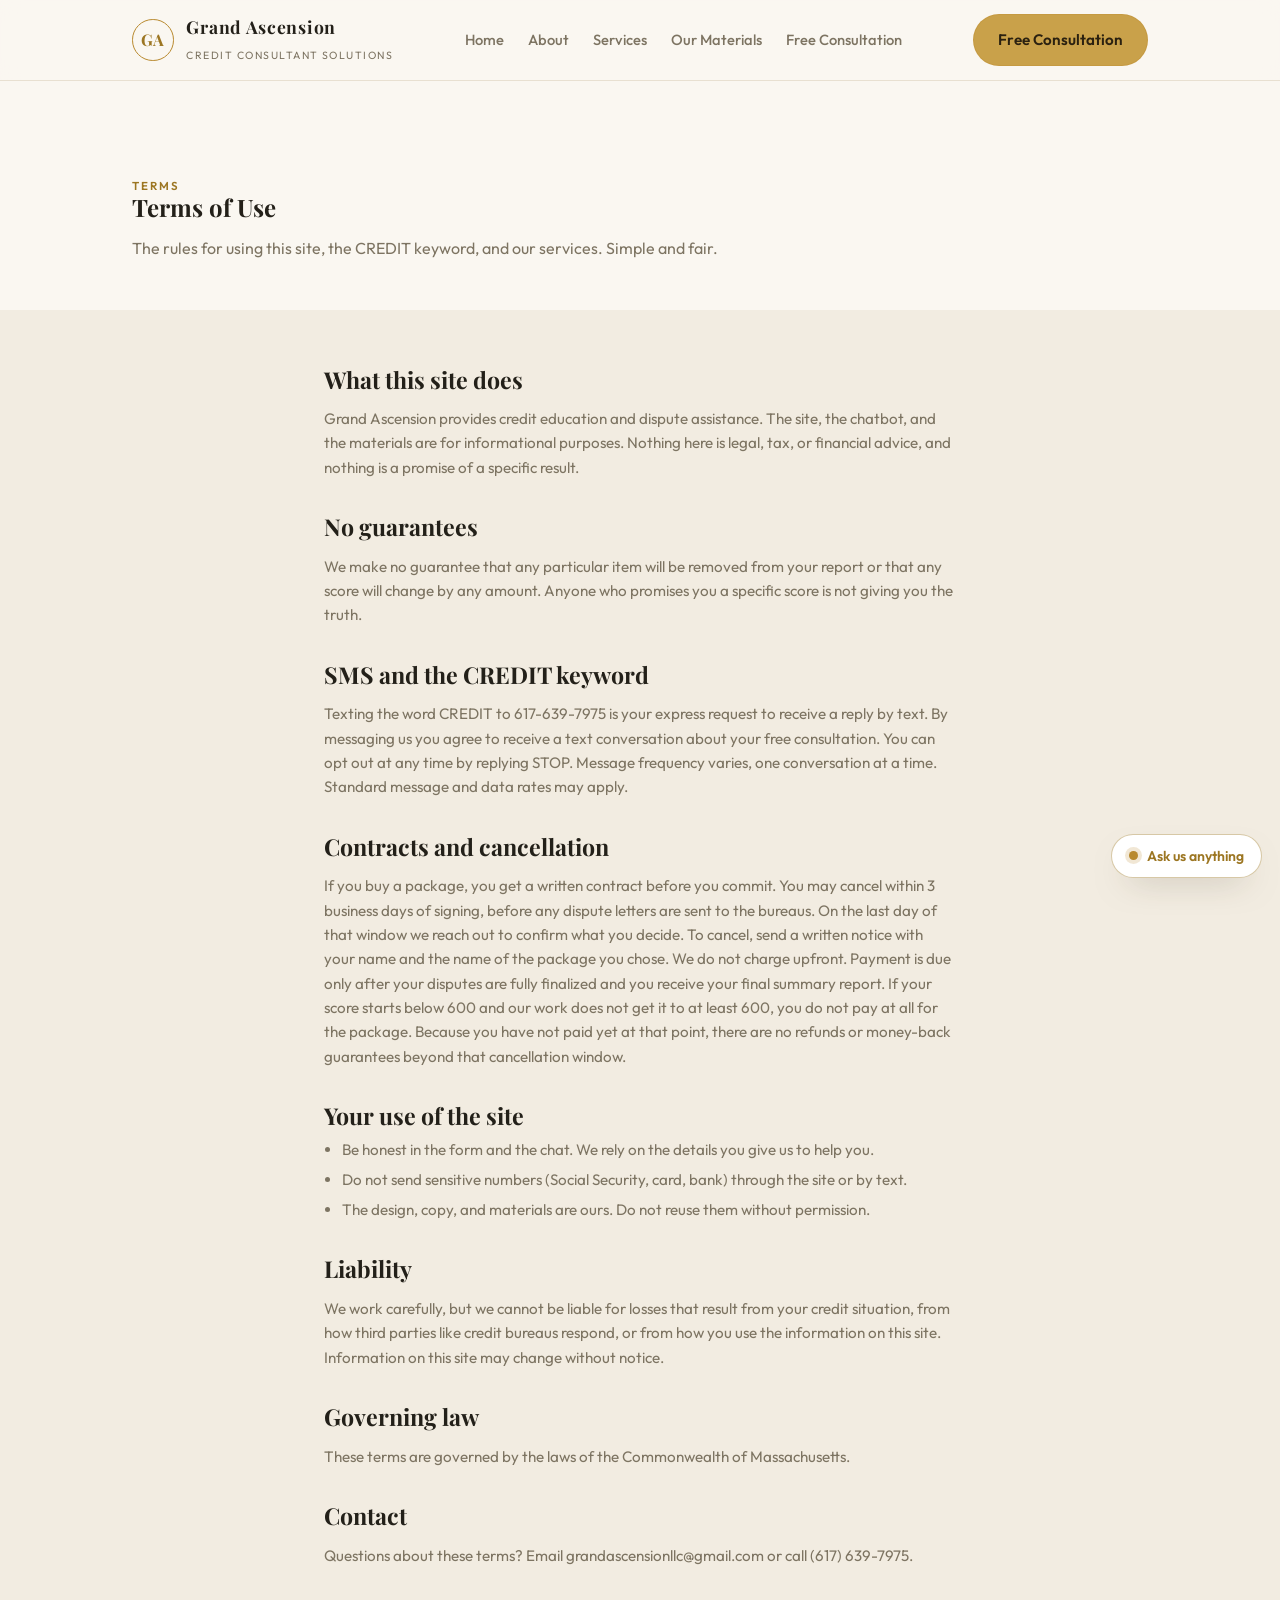
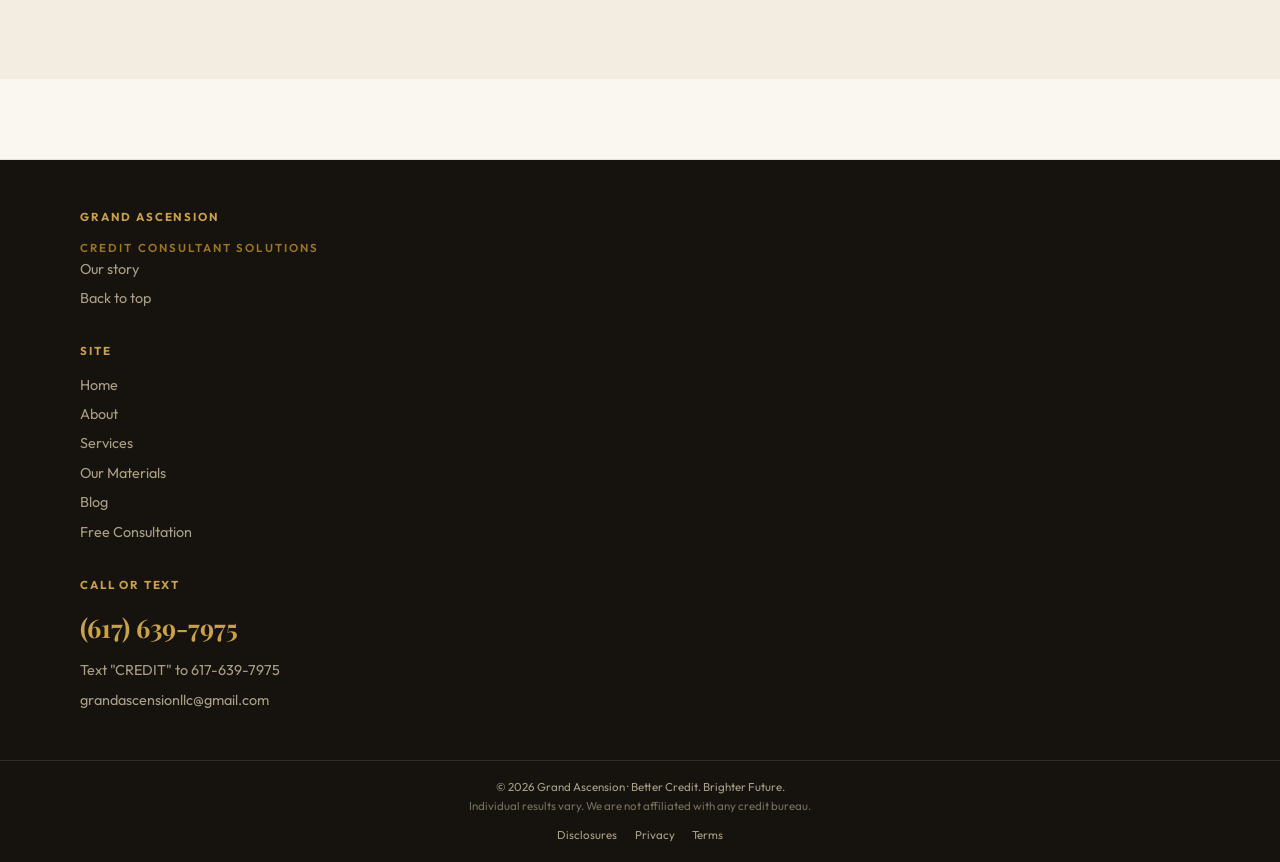
<file: terms.html>
<!doctype html>
<html lang="en">
<head>
<meta charset="utf-8">
<meta name="viewport" content="width=device-width, initial-scale=1, viewport-fit=cover">
<title>Terms of Use</title>
<meta name="description" content="The rules for using this site, the CREDIT keyword, and our services. Simple and fair.">
<link rel="icon" href='data:image/svg+xml,<svg xmlns="http://www.w3.org/2000/svg" viewBox="0 0 100 100"><text y=".9em" font-size="90">&#128179;</text></svg>'><meta name="theme-color" content="#faf7f1"><meta property="og:type" content="website"><meta property="og:url" content="https://grandascensionsllc.com/terms.html"><meta property="og:title" content="Terms of Use"><meta property="og:description" content="The rules for using this site, the CREDIT keyword, and our services. Simple and fair."><link rel="canonical" href="https://grandascensionsllc.com/terms.html">
<link rel="preconnect" href="https://fonts.googleapis.com">
<link rel="preconnect" href="https://fonts.gstatic.com" crossorigin>
<link href="https://fonts.googleapis.com/css2?family=Playfair+Display:wght@600;700;800&family=Outfit:wght@400;500;600;700&display=swap" rel="stylesheet">
<link rel="stylesheet" href="assets/site.css">
</head>
<body>
<header>
  <div class="inner section">
    <a class="brand" href="index.html">
      <span class="logo">GA</span>
      <span>
        <span class="name">Grand Ascension</span><br>
        <span class="sub">Credit Consultant Solutions</span>
      </span>
    </a>
    <nav class="main">
      <a href="index.html">Home</a>
      <a href="about.html">About</a>
      <a href="services.html">Services</a>
      <a href="work.html">Our Materials</a>
      <a href="https://calendly.com/grandascensionllc/30min" target="_blank" rel="noopener">Free Consultation</a>
    </nav>
    <a class="btn btn-gold head-cta" href="https://calendly.com/grandascensionllc/30min" target="_blank" rel="noopener">Free Consultation</a>
    <button id="rnmBtn" aria-label="Menu">&#9776;</button>
  </div>
</header>

<main>
  <section class="section-block" style="padding-bottom:2rem">
    <div class="section">
      <p class="kicker">Terms</p>
      <h1>Terms of Use</h1>
      <p class="lead" style="max-width:42rem; margin-top:1rem">The rules for using this site, the CREDIT keyword, and our services. Simple and fair.</p>
    </div>
  </section>

  <section class="section-block grey" style="padding-top:2rem">
    <div class="section legal">
      <h2>What this site does</h2>
      <p>Grand Ascension provides credit education and dispute assistance. The site, the chatbot, and the materials are for informational purposes. Nothing here is legal, tax, or financial advice, and nothing is a promise of a specific result.</p>

      <h2>No guarantees</h2>
      <p>We make no guarantee that any particular item will be removed from your report or that any score will change by any amount. Anyone who promises you a specific score is not giving you the truth.</p>

      <h2>SMS and the CREDIT keyword</h2>
      <p>Texting the word CREDIT to 617-639-7975 is your express request to receive a reply by text. By messaging us you agree to receive a text conversation about your free consultation. You can opt out at any time by replying STOP. Message frequency varies, one conversation at a time. Standard message and data rates may apply.</p>

      <h2>Contracts and cancellation</h2>
      <p>If you buy a package, you get a written contract before you commit. You may cancel within 3 business days of signing, before any dispute letters are sent to the bureaus. On the last day of that window we reach out to confirm what you decide. To cancel, send a written notice with your name and the name of the package you chose. We do not charge upfront. Payment is due only after your disputes are fully finalized and you receive your final summary report. If your score starts below 600 and our work does not get it to at least 600, you do not pay at all for the package. Because you have not paid yet at that point, there are no refunds or money-back guarantees beyond that cancellation window.</p>

      <h2>Your use of the site</h2>
      <ul>
        <li>Be honest in the form and the chat. We rely on the details you give us to help you.</li>
        <li>Do not send sensitive numbers (Social Security, card, bank) through the site or by text.</li>
        <li>The design, copy, and materials are ours. Do not reuse them without permission.</li>
      </ul>

      <h2>Liability</h2>
      <p>We work carefully, but we cannot be liable for losses that result from your credit situation, from how third parties like credit bureaus respond, or from how you use the information on this site. Information on this site may change without notice.</p>

      <h2>Governing law</h2>
      <p>These terms are governed by the laws of the Commonwealth of Massachusetts.</p>

      <h2>Contact</h2>
      <p>Questions about these terms? Email grandascensionllc@gmail.com or call (617) 639-7975.</p>

    </div>
  </section>
</main>

<footer>
  <div class="section footer-grid">
    <div>
      <h4>Grand Ascension</h4>
      <p class="kicker">Credit Consultant Solutions</p>
      <div class="links"><a href="about.html">Our story</a><a href="#top">Back to top</a></div>
    </div>
    <div>
      <h4>Site</h4>
      <div class="links">
        <a href="index.html">Home</a>
        <a href="about.html">About</a>
        <a href="services.html">Services</a>
        <a href="work.html">Our Materials</a>
        <a href="blog.html">Blog</a>
        <a href="https://calendly.com/grandascensionllc/30min" target="_blank" rel="noopener">Free Consultation</a>
      </div>
    </div>
    <div>
      <h4>Call or text</h4>
      <a class="ftr-phone" href="tel:+16176397975">(617) 639-7975</a>
      <div class="links" style="margin-top:.7rem">
        <a href="sms:+16176397975?body=CREDIT">Text "CREDIT" to 617-639-7975</a>
        <a href="mailto:grandascensionllc@gmail.com">grandascensionllc@gmail.com</a>
      </div>
    </div>
  </div>
  <div class="copy">&copy; <span id="year"></span> Grand Ascension &middot; Better Credit. Brighter Future.<br><span style="opacity:.65">Individual results vary. We are not affiliated with any credit bureau.</span>
  <div class="legal-links"><a href="disclosures.html">Disclosures</a><a href="privacy.html">Privacy</a><a href="terms.html">Terms</a></div></div>
</footer>

<div id="rnmMenu">
  <div class="menu-top">
    <div class="menu-brand">Grand Ascension<small>Credit Consultant Solutions</small></div>
    <button id="rnmClose" aria-label="Close">&times;</button>
  </div>
  <nav class="menu-nav">
    <a href="index.html">Home</a>
    <a href="about.html">About</a>
    <a href="services.html">Services</a>
    <a href="work.html">Our Materials</a>
    <a href="contact.html">Free Consultation</a>
  </nav>
  <div class="menu-cta">
    <a class="btn btn-gold" href="tel:+16176397975">Call (617) 639-7975</a>
    <a class="btn btn-ghost" href="sms:+16176397975?body=CREDIT">Text "CREDIT"</a>
  </div>
  <p class="menu-note">Free 30-minute consult &middot; Text the word CREDIT to 617-639-7975</p>
</div>

<script>
(function () {
  document.getElementById('year').textContent = new Date().getFullYear();
  var menu = document.getElementById('rnmMenu');
  document.getElementById('rnmBtn').addEventListener('click', function () {
    menu.classList.add('open');
    document.body.classList.add('rnm-locked');
  });
  document.getElementById('rnmClose').addEventListener('click', function () {
    menu.classList.remove('open');
    document.body.classList.remove('rnm-locked');
  });
})();
</script>
<script src="assets/chat.js" defer></script>
</body>
</html>
</file>
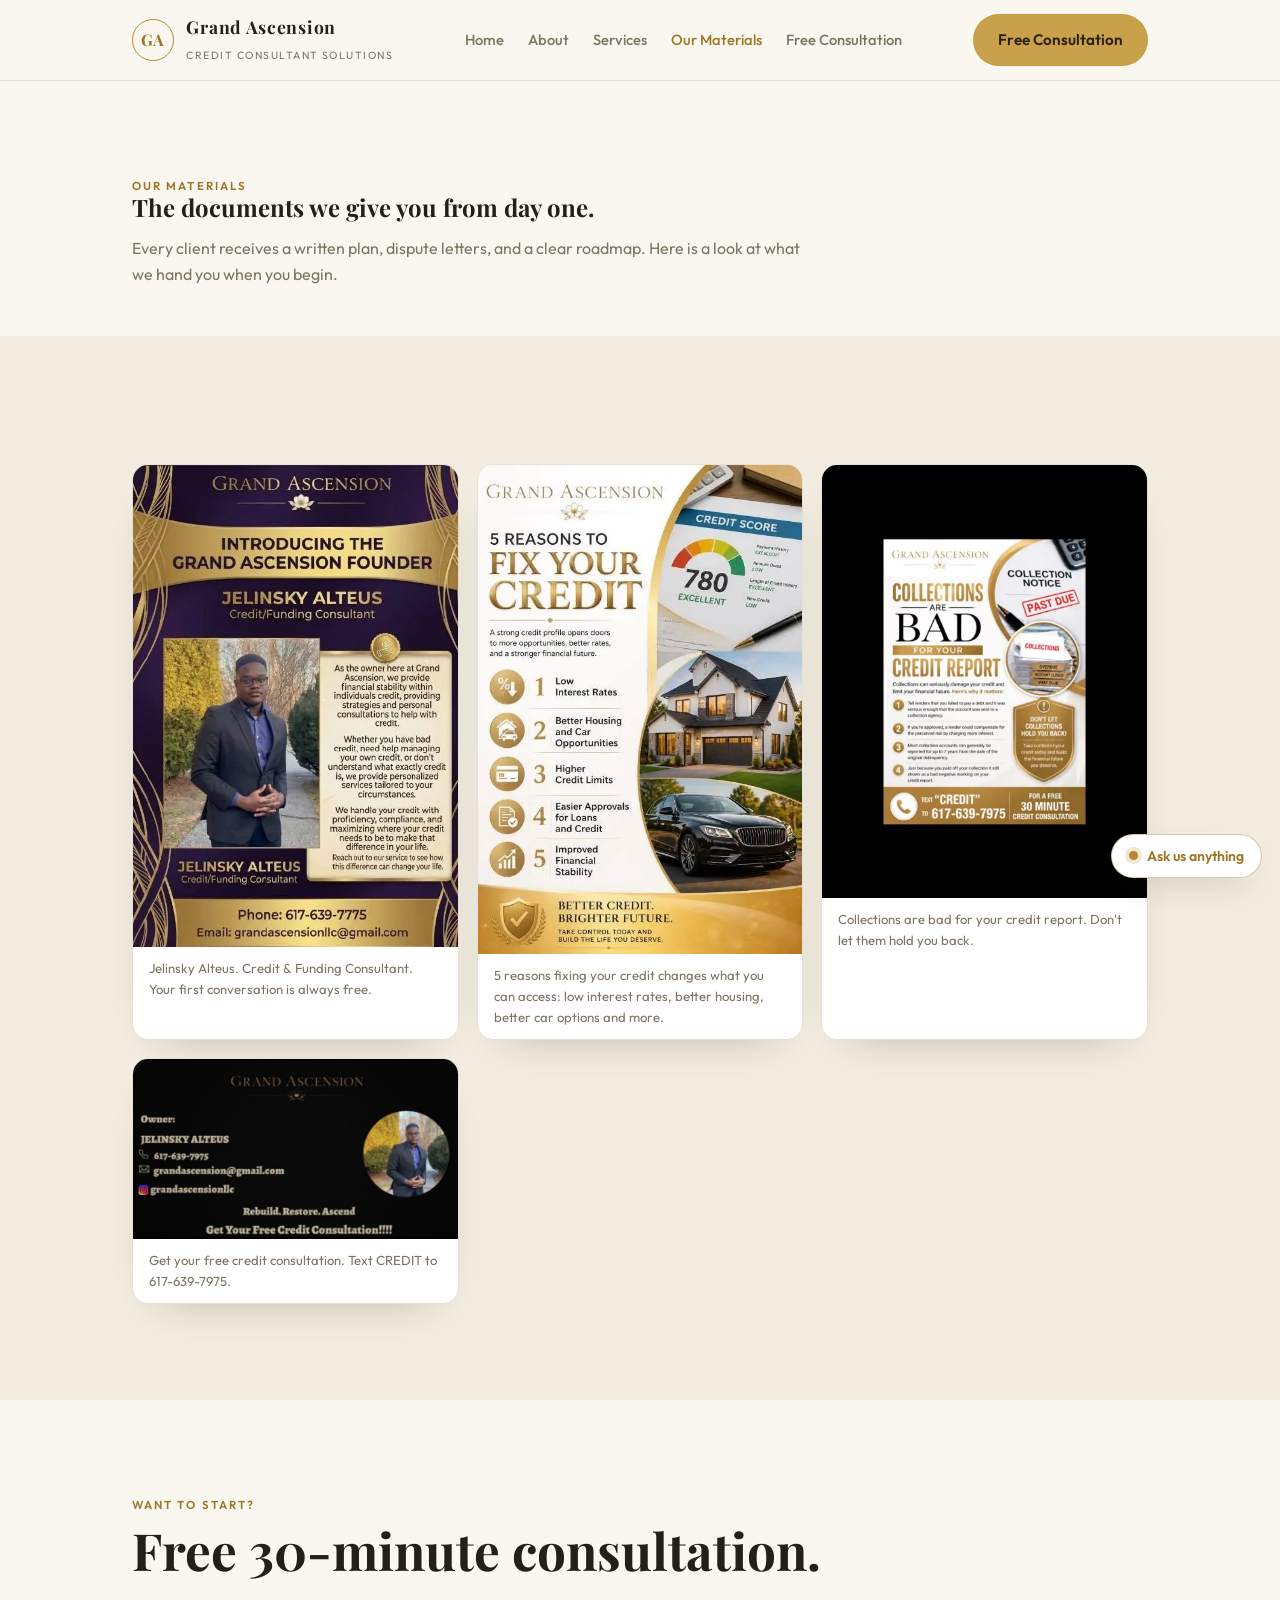
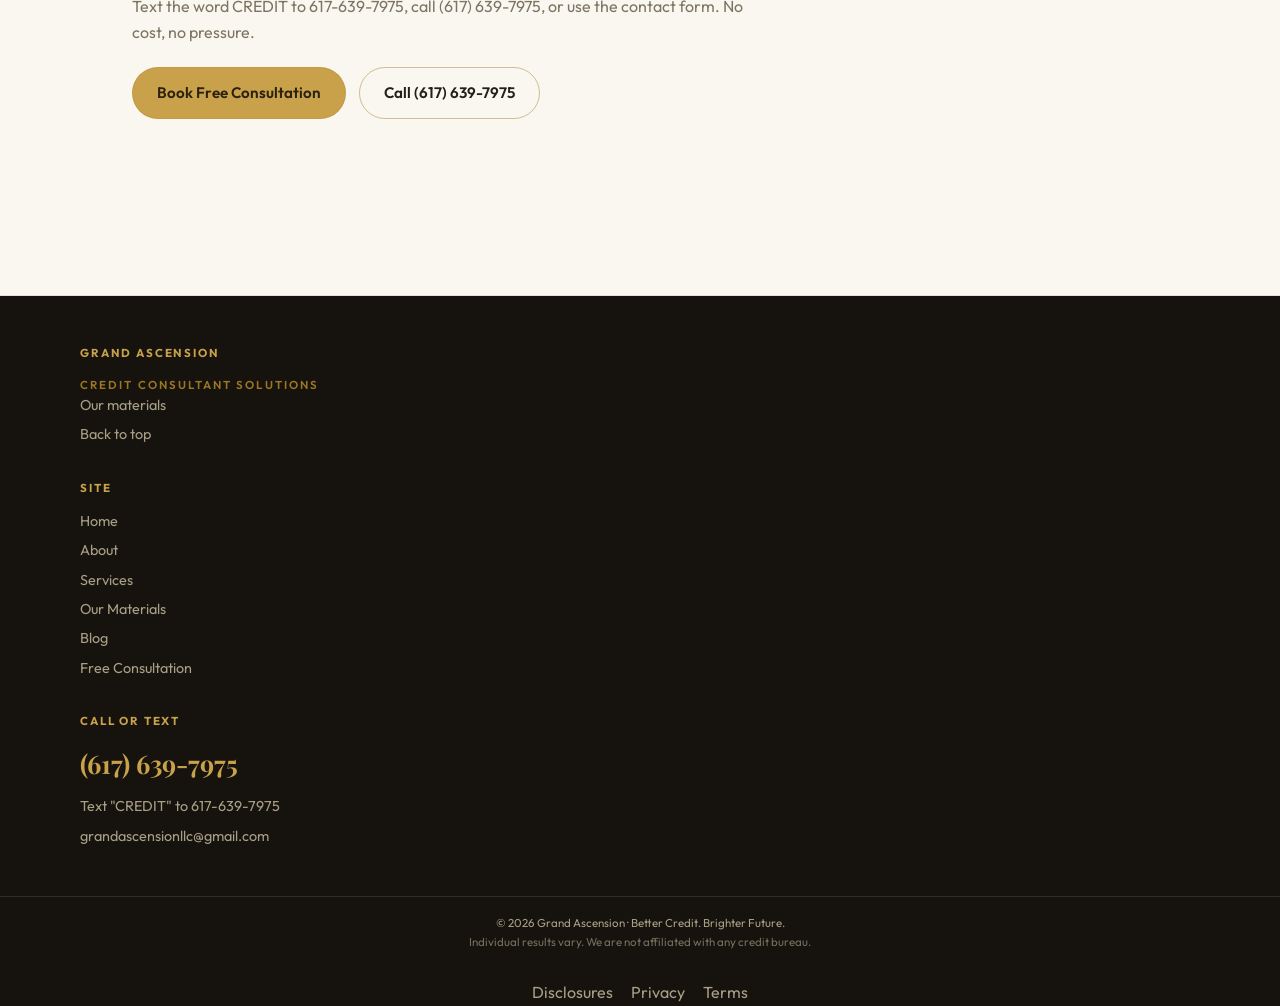
<file: work.html>
<!doctype html>
<html lang="en">
<head>
<meta charset="utf-8">
<meta name="viewport" content="width=device-width, initial-scale=1, viewport-fit=cover">
<title>Our Materials | Grand Ascension | Credit Consultant Solutions</title>
<meta name="description" content="Credit education materials: why fixing your credit matters, collections awareness, and the packages available to get started.">
<link rel="icon" href='data:image/svg+xml,<svg xmlns="http://www.w3.org/2000/svg" viewBox="0 0 100 100"><text y=".9em" font-size="90">&#128179;</text></svg>'><meta name="theme-color" content="#faf7f1"><meta property="og:type" content="website"><meta property="og:url" content="https://grandascensionsllc.com/work.html"><meta property="og:title" content="Our Materials | Grand Ascension | Credit Consultant Solutions"><meta property="og:description" content="Personal credit dispute strategies. Free 30-minute consultation. Better Credit. Brighter Future."><meta property="og:image" content="https://grandascensionsllc.com/assets/hero.jpg"><link rel="canonical" href="https://grandascensionsllc.com/work.html"><script type="application/ld+json">{"@context":"https://schema.org","@type":"FinancialService","name":"Grand Ascension","alternateName":"Grand Ascension Credit Consultant Solutions","url":"https://grandascensionsllc.com/work.html","image":"https://grandascensionsllc.com/assets/hero.jpg","telephone":"+16176397975","email":"grandascensionllc@gmail.com","areaServed":"Massachusetts","slogan":"Better Credit. Brighter Future.","founder":{"@type":"Person","name":"Jelinsky Alteus","jobTitle":"Credit & Funding Consultant"}}</script>
<link rel="preconnect" href="https://fonts.googleapis.com">
<link rel="preconnect" href="https://fonts.gstatic.com" crossorigin>
<link href="https://fonts.googleapis.com/css2?family=Playfair+Display:wght@600;700;800&family=Outfit:wght@400;500;600;700&display=swap" rel="stylesheet">
<link rel="stylesheet" href="assets/site.css">
</head>
<body>
<header>
  <div class="inner section">
    <a class="brand" href="index.html">
      <span class="logo">GA</span>
      <span>
        <span class="name">Grand Ascension</span><br>
        <span class="sub">Credit Consultant Solutions</span>
      </span>
    </a>
        <nav class="main">
      <a href="index.html">Home</a>
      <a href="about.html">About</a>
      <a href="services.html">Services</a>
      <a href="work.html" class="active">Our Materials</a>
      <a href="https://calendly.com/grandascensionllc/30min" target="_blank" rel="noopener">Free Consultation</a>
    </nav>
    <a class="btn btn-gold head-cta" href="https://calendly.com/grandascensionllc/30min" target="_blank" rel="noopener">Free Consultation</a>
    <button id="rnmBtn" aria-label="Menu">&#9776;</button>
  </div>
</header>

<main>
  <section class="section-block" style="padding-bottom:2rem">
    <div class="section">
      <p class="kicker">Our Materials</p>
      <h1>The documents we give you from day one.</h1>
      <p class="lead" style="max-width:42rem; margin-top:1rem">Every client receives a written plan, dispute letters, and a clear roadmap. Here is a look at what we hand you when you begin.</p>
    </div>
  </section>

  <section class="section-block grey">
    <div class="section">
      <div class="work-grid" style="grid-template-columns:repeat(auto-fill, minmax(min(100%, 20rem), 1fr))">
        <figure>
          <picture><source srcset="assets/founder.webp" type="image/webp"><img src="assets/founder.jpg" width="539" height="800" alt="Grand Ascension founder"></picture>
          <figcaption>Jelinsky Alteus. Credit &amp; Funding Consultant. Your first conversation is always free.</figcaption>
        </figure>
        <figure>
          <picture><source srcset="assets/reasons.webp" type="image/webp"><img src="assets/reasons.jpg" width="509" height="766" alt="Grand Ascension reasons" loading="lazy" decoding="async"></picture>
          <figcaption>5 reasons fixing your credit changes what you can access: low interest rates, better housing, better car options and more.</figcaption>
        </figure>
        <figure>
          <picture><source srcset="assets/collections.webp" type="image/webp"><img src="assets/collections.jpg" width="960" height="1280" alt="Grand Ascension collections" loading="lazy" decoding="async"></picture>
          <figcaption>Collections are bad for your credit report. Don't let them hold you back.</figcaption>
        </figure>

        <figure>
          <picture><source srcset="assets/hero.webp?v=3" type="image/webp"><img src="assets/hero.jpg?v=3" width="750" height="416" alt="Grand Ascension business card" fetchpriority="high"></picture>
          <figcaption>Get your free credit consultation. Text CREDIT to 617-639-7975.</figcaption>
        </figure>      </div>
    </div>
  </section>

  <section class="section-block">
    <div class="section">
      <p class="kicker">Want to start?</p>
      <h2>Free 30-minute consultation.</h2>
      <p class="lead">Text the word CREDIT to 617-639-7975, call (617) 639-7975, or use the contact form. No cost, no pressure.</p>
      <div class="cta" style="margin-top:1.4rem; display:flex; flex-wrap:wrap; gap:.8rem">
        <a class="btn btn-gold" href="https://calendly.com/grandascensionllc/30min" target="_blank" rel="noopener">Book Free Consultation</a>
        <a class="btn btn-ghost" href="tel:+16176397975">Call (617) 639-7975</a>
      </div>
    </div>
  </section>
</main>

<footer>
  <div class="section footer-grid">
    <div>
      <h4>Grand Ascension</h4>
      <p class="kicker">Credit Consultant Solutions</p>
      <div class="links"><a href="work.html">Our materials</a><a href="#top">Back to top</a></div>
    </div>
    <div>
      <h4>Site</h4>
      <div class="links">
        <a href="index.html">Home</a>
        <a href="about.html">About</a>
        <a href="services.html">Services</a>
        <a href="work.html">Our Materials</a>
        <a href="blog.html">Blog</a>
        <a href="https://calendly.com/grandascensionllc/30min" target="_blank" rel="noopener">Free Consultation</a>
      </div>
    </div>
    <div>
      <h4>Call or text</h4>
      <a class="ftr-phone" href="tel:+16176397975">(617) 639-7975</a>
      <div class="links" style="margin-top:.7rem">
        <a href="sms:+16176397975?body=CREDIT">Text "CREDIT" to 617-639-7975</a>
        <a href="mailto:grandascensionllc@gmail.com">grandascensionllc@gmail.com</a>
      </div>
    </div>
  </div>
  <div class="copy">&copy; <span id="year"></span> Grand Ascension &middot; Better Credit. Brighter Future.<br><span style="opacity:.65">Individual results vary. We are not affiliated with any credit bureau.</span></div>
  <div class="legal-links"><a href="disclosures.html">Disclosures</a><a href="privacy.html">Privacy</a><a href="terms.html">Terms</a></div>
</footer>

<div id="rnmMenu">
  <div class="menu-top">
    <div class="menu-brand">Grand Ascension<small>Credit Consultant Solutions</small></div>
    <button id="rnmClose" aria-label="Close">&times;</button>
  </div>
    <nav class="menu-nav">
    <a href="index.html">Home</a>
    <a href="about.html">About</a>
    <a href="services.html">Services</a>
    <a href="work.html" class="current">Our Materials</a>
    <a href="contact.html">Free Consultation</a>
  </nav>
  <div class="menu-cta">
    <a class="btn btn-gold" href="tel:+16176397975">Call (617) 639-7975</a>
    <a class="btn btn-ghost" href="sms:+16176397975?body=CREDIT">Text "CREDIT"</a>
  </div>
  <p class="menu-note">Free 30-minute consult &middot; Text the word CREDIT to 617-639-7975</p>
</div>



<script>
(function () {
  document.getElementById('year').textContent = new Date().getFullYear();
  var menu = document.getElementById('rnmMenu');
  document.getElementById('rnmBtn').addEventListener('click', function () {
    menu.classList.add('open');
    document.body.classList.add('rnm-locked');
  });
  document.getElementById('rnmClose').addEventListener('click', function () {
    menu.classList.remove('open');
    document.body.classList.remove('rnm-locked');
  });
  })();
</script>
<script src="assets/chat.js" defer></script>
</body>
</html>
</file>
<file: assets/site.css>
/* Grand Ascension — Credit Repair Solutions
   Light premium design system, mobile-first. Warm ivory + gold, minimal gradients. */

:root {
  --bg: #faf7f1;
  --bg-2: #f2ece1;
  --paper: #ffffff;
  --bg-3: #16130e;
  --line: #e8e0d1;
  --line-soft: #efe8da;
  --gold: #b8892e;
  --gold-2: #9c7622;
  --gold-solid: #c9a14a;
  --gold-solid-2: #d8b260;
  --gold-soft: rgba(185, 137, 46, .13);
  --purple: #7a5cd6;
  --ink: #232019;
  --muted: #7d7462;
  --shadow: 0 18px 42px -30px rgba(60, 50, 30, .45);
}

* { box-sizing: border-box; }
html { -webkit-text-size-adjust: 100%; scroll-behavior: smooth; }
body {
  margin: 0;
  background: var(--bg);
  color: var(--ink);
  font-family: "Outfit", system-ui, sans-serif;
  font-size: 16px;
  line-height: 1.6;
}
img { max-width: 100%; height: auto; display: block; }
a { color: inherit; text-decoration: none; }
h1, h2, h3 { font-family: "Playfair Display", Georgia, serif; margin: 0; line-height: 1.05; }

.section { max-width: 1120px; margin: 0 auto; padding-left: clamp(1.5rem, 6vw, 3.25rem); padding-right: clamp(1.5rem, 6vw, 3.25rem); }
.kicker {
  font-family: "Outfit", sans-serif;
  text-transform: uppercase;
  letter-spacing: .18em;
  font-size: .72rem;
  color: var(--gold-2);
  font-weight: 600;
  margin: 0;
}

.btn {
  display: inline-flex;
  align-items: center;
  justify-content: center;
  border-radius: 9999px;
  padding: .8rem 1.5rem;
  font-weight: 600;
  font-size: .95rem;
  font-family: "Outfit", sans-serif;
  border: 1px solid transparent;
  cursor: pointer;
  transition: transform .15s ease, background .15s ease, color .15s ease;
}
.btn:active { transform: scale(.98); }
.btn-gold { background: var(--gold-solid); color: #2b2110; border: 1px solid rgba(184, 137, 46, .3); }
.btn-gold:hover { background: var(--gold-solid-2); }
.btn-ghost { border-color: rgba(156, 118, 34, .45); color: var(--ink); background: transparent; }
.btn-ghost:hover { border-color: var(--gold-2); color: var(--gold-2); }

/* Header */
header {
  position: sticky;
  top: 0;
  z-index: 50;
  border-bottom: 1px solid var(--line);
  background: rgba(250, 247, 241, .9);
  backdrop-filter: blur(10px);
}
header .inner { display: flex; align-items: center; justify-content: space-between; gap: 1rem; padding-top: .8rem; padding-bottom: .8rem; }
.brand { display: flex; align-items: center; gap: .8rem; }
.brand .logo {
  width: 2.6rem; height: 2.6rem; border-radius: 50%;
  display: flex; align-items: center; justify-content: center;
  font-weight: 700; font-size: 1rem; background: var(--bg);
  border: 1px solid var(--gold); color: var(--gold-2);
  font-family: "Playfair Display", serif;
}
.brand .name { font-family: "Playfair Display", serif; font-weight: 700; font-size: 1.1rem; letter-spacing: .04em; }
.brand .sub { font-size: .66rem; text-transform: uppercase; letter-spacing: .14em; color: var(--muted); margin-top: .1rem; }
nav.main { display: none; gap: 1.5rem; font-size: .92rem; font-weight: 500; color: var(--muted); }
nav.main a:hover, nav.main a.active { color: var(--gold-2); }
.head-cta { display: none; }
#rnmBtn {
  display: inline-flex; align-items: center; justify-content: center;
  background: var(--paper); border: 1px solid var(--line); border-radius: .8rem;
  color: var(--ink); cursor: pointer;
  min-width: 3rem; height: 3rem; font-size: 1.35rem; line-height: 1; padding: 0 .2rem;
  -webkit-tap-highlight-color: transparent;
}
#rnmBtn:active { border-color: var(--gold-2); }

/* Hero */
.hero { background: var(--bg-2); }
.hero-inner { max-width: 1100px; margin: 0 auto; padding: 3rem clamp(1.5rem, 6vw, 3.25rem) 3.5rem; display: grid; gap: 2rem; }
.hero-poster { display: flex; justify-content: center; }
.hero-poster img {
  width: 100%;
  max-width: min(92vw, 560px);
  height: auto;
  border-radius: 1.2rem;
  box-shadow: var(--shadow);
}
.hero-band { text-align: left; animation: heroUp .7s ease both; }
@keyframes heroUp { from { opacity: 0; transform: translateY(14px); } to { opacity: 1; transform: none; } }
@media (prefers-reduced-motion: reduce) { .hero-band { animation: none; } }
.hero-band .kicker { margin-left: 0; }
.hero-band h1 { font-size: clamp(2.4rem, 8vw, 3.4rem); max-width: 16ch; margin: 0; color: var(--ink); }
.hero-band h1::after { content: ""; display: block; width: 4.5rem; height: 2px; background: var(--gold); margin: 1.4rem 0 0; }
.hero-band p { margin: 1.1rem 0 0; max-width: 36rem; font-size: 1.08rem; color: #4d473c; }
.hero-band .cta { margin-top: 1.8rem; display: flex; flex-wrap: wrap; gap: .8rem; justify-content: flex-start; }
.hero-band .cta .btn { flex: 1 1 auto; }
@media (min-width: 768px) {
  .hero-inner { grid-template-columns: 1fr 400px; align-items: center; gap: 2.5rem; padding: 4rem clamp(1.5rem, 6vw, 3.25rem) 4.5rem; }
  .hero-poster img { max-width: 400px; }
  .hero-band { text-align: left; }
  .hero-band h1 { margin: 0; }
  .hero-band h1::after { margin: 1.4rem 0 0; }
  .hero-band p { margin: 1.1rem 0 0; }
  .hero-band .cta { justify-content: flex-start; }
  .hero-band .cta .btn { flex: 0 0 auto; }
}

/* Stats */
.stats { border-top: 1px solid var(--line); border-bottom: 1px solid var(--line); background: var(--bg-2); }
.stats .grid { display: grid; grid-template-columns: repeat(2, 1fr); gap: 1rem 2rem; padding: 1.4rem 0 1.4rem 1rem; }
.stats .item { font-family: "Playfair Display", serif; font-weight: 700; font-size: 1.05rem; color: var(--gold-2); }
.stats .item span { display: block; font-family: "Outfit", sans-serif; font-size: .72rem; font-weight: 500; color: var(--muted); text-transform: uppercase; letter-spacing: .12em; margin-bottom: .15rem; }

.section-block { padding: 4.5rem 0; }
.section-block h2 { font-size: clamp(2rem, 6vw, 3.2rem); margin-top: .6rem; }
.section-block .lead { color: var(--muted); max-width: 40rem; margin-top: 1rem; }
.grey { background: var(--bg-2); }

/* Cards */
.grid3 { display: grid; gap: 1.1rem; margin-top: 2.2rem; }
.grid4 { display: grid; gap: 1.1rem; margin-top: 2.2rem; }
.card { border: 1px solid var(--line); border-radius: 1.1rem; background: var(--paper); padding: 1.4rem; transition: transform .22s ease, box-shadow .22s ease; box-shadow: var(--shadow); }
.card:hover { transform: translateY(-4px); }
.card h3 { font-size: 1.3rem; }
.card p { color: var(--muted); font-size: .93rem; margin: .5rem 0 0; }

/* Pricing */
.price { position: relative; border: 1px solid var(--line-strong); border-radius: 1.1rem; background: var(--paper); padding: 1.4rem; display: flex; flex-direction: column; transition: transform .22s ease, box-shadow .22s ease; box-shadow: var(--shadow); }
.price:hover { transform: translateY(-4px); }
.price::before { content: ""; position: absolute; top: 0; left: 1.2rem; right: 1.2rem; height: 3px; background: var(--gold); border-radius: 0 0 .3rem .3rem; }
.tier-badge { position: absolute; top: 1rem; right: 1rem; font-family: "Outfit", sans-serif; font-size: .6rem; font-weight: 600; letter-spacing: .12em; text-transform: uppercase; color: var(--gold-2); background: var(--gold-soft); border: 1px solid rgba(184, 137, 46, .45); border-radius: 9999px; padding: .28rem .6rem; }
.price .tier { text-transform: uppercase; letter-spacing: .14em; font-size: .7rem; color: var(--gold-2); font-weight: 600; }
.price h3 { margin-top: .3rem; font-size: 1.35rem; }
.price .amount { font-family: "Playfair Display", serif; font-size: 2.2rem; color: var(--gold-2); margin: .5rem 0; }
.price ul { list-style: none; margin: 0 0 1rem; padding: 0; display: grid; gap: .4rem; }
.price li { font-size: .9rem; color: var(--muted); padding-left: 1rem; position: relative; }
.price li::before { content: ""; position: absolute; left: 0; top: .55em; width: .35rem; height: .35rem; background: var(--gold); transform: rotate(45deg); }
.price .btn { margin-top: auto; }

/* Steps */
.steps { display: grid; gap: 2.2rem; margin-top: 2.2rem; counter-reset: step; }
.step .num { font-family: "Playfair Display", serif; font-size: 2.4rem; font-weight: 700; color: var(--gold); line-height: 1; margin-bottom: .9rem; }
.step h3 { margin: 0 0 .4rem; font-size: 1.25rem; }
.step p { margin: 0; color: var(--muted); font-size: .93rem; }

/* Work */
.work-head { display: flex; align-items: flex-end; justify-content: space-between; gap: 1rem; }
.work-grid { display: grid; gap: 1.1rem; margin-top: 2rem; }
.work-grid figure { margin: 0; border-radius: 1rem; overflow: hidden; border: 1px solid var(--line); background: var(--paper); box-shadow: var(--shadow); }
.work-grid img { width: 100%; height: auto; display: block; }
.work-grid figure:hover img { filter: brightness(1.03); }
.work-grid figcaption { padding: .7rem 1rem; font-size: .82rem; color: var(--muted); }
.see-all-mobile { display: inline-flex; margin-top: 1.6rem; }
.see-all-desktop { display: none; }

/* About */
.about-grid { display: grid; gap: 1.6rem; margin-top: 2rem; align-items: center; }
.about-grid img { border-radius: 1.2rem; width: 100%; height: auto; object-fit: contain; object-position: top; background: var(--bg-2); }
.about-grid p { color: var(--muted); margin: .8rem 0 0; }
.chip {
  display: inline-block; border: 1px solid rgba(184, 137, 46, .4); color: var(--gold-2);
  border-radius: 9999px; padding: .3rem .8rem; font-size: .72rem; letter-spacing: .08em;
  text-transform: uppercase; margin-top: 1.2rem; font-family: "Outfit", sans-serif; font-weight: 600;
}

/* About page */
.about-block h2 { margin-top: .4rem; }
.about-block p { color: var(--muted); margin: 1.1rem 0 0; }
.about-block .run-in { font-family: "Playfair Display", serif; font-size: 1.3rem; font-weight: 600; color: var(--ink); line-height: 1.5; }
.about-block .chip { margin-top: 1.6rem; }

/* Blog coming soon */
.soon { text-align: center; padding: 3.5rem 1.5rem; }
.soon p { max-width: 34rem; margin: .8rem auto 0; }

/* Contact */
.contact-grid { display: grid; gap: 2.5rem; margin-top: 2rem; }
.big-phone { font-family: "Playfair Display", serif; font-weight: 700; color: var(--gold-2); font-size: clamp(2rem, 7vw, 3.2rem); display: block; margin-top: 1.2rem; }
.contact-grid .cta { display: flex; flex-wrap: wrap; gap: .7rem; margin-top: 1.4rem; }
form { display: grid; gap: 1rem; }
form label { font-family: "Outfit", sans-serif; color: var(--ink); font-size: .9rem; display: block; margin-bottom: .4rem; font-weight: 600; }
input, select, textarea {
  font: inherit; color: var(--ink); background: var(--paper);
  border: 1px solid var(--line); border-radius: .7rem; width: 100%;
  padding: .8rem .9rem;
}
input:focus, select:focus, textarea:focus, .rnm-shell:focus-within { outline: 2px solid var(--gold); outline-offset: 1px; }
.two { display: grid; gap: 1rem; grid-template-columns: 1fr; }

/* Form photo shell (attach +) */
.rnm-shell { display: flex; flex-direction: column; gap: .45rem; padding: .8rem .9rem; background: var(--paper); border: 1px solid var(--line); border-radius: .7rem; width: 100%; }
.rnm-shell textarea { border: 0; padding: 0; background: transparent; border-radius: 0; resize: none; overflow-y: auto; min-height: 6.5rem; max-height: 14rem; line-height: 1.45; }
.rnm-shell textarea:focus { outline: none; }
.rnm-tools { display: flex; align-items: center; gap: .7rem; }
.rnm-hint { font-size: .78rem; color: var(--muted); }
.rnm-add { display: inline-flex; align-items: center; justify-content: center; width: 3.25rem; height: 3.25rem; border-radius: 9999px; border: 2px solid var(--gold); background: var(--gold-soft); color: var(--gold-2); cursor: pointer; flex-shrink: 0; transition: transform .15s ease, background .15s ease; }
.rnm-add:hover { transform: scale(1.05); background: var(--gold); color: #fff; }
#rnmPreviews { display: flex; flex-wrap: wrap; gap: .6rem; }
.rnm-thumb { position: relative; width: 4.5rem; height: 4.5rem; border-radius: .6rem; overflow: hidden; border: 1px solid var(--line); }
.rnm-thumb img { width: 100%; height: 100%; object-fit: contain; background: var(--bg-2); }
.rnm-del { position: absolute; top: .2rem; right: .2rem; width: 1.3rem; height: 1.3rem; border-radius: 9999px; background: rgba(0, 0, 0, .7); color: #fff; border: 0; cursor: pointer; font-size: .8rem; line-height: 1; display: flex; align-items: center; justify-content: center; }

form .btn { width: 100%; }
form .note { font-size: .82rem; color: var(--muted); margin: 0; }

/* Footer (dark anchor, premium contrast) */
footer { margin-top: 5rem; border-top: 1px solid var(--line); background: var(--bg-3); color: #e9e2cd; }
.footer-grid { display: grid; gap: 2rem; padding: 3rem 0; }
footer h4 { font-family: "Outfit", sans-serif; text-transform: uppercase; letter-spacing: .16em; font-size: .72rem; color: var(--gold-solid); margin: 0 0 .8rem; }
footer .links { display: flex; flex-direction: column; gap: .4rem; font-size: .9rem; color: #a99f86; }
footer .links a:hover { color: var(--gold-solid-2); }
footer .ftr-phone { font-family: "Playfair Display", serif; font-size: 1.6rem; font-weight: 700; color: var(--gold-solid); }
footer .copy { border-top: 1px solid rgba(233, 226, 205, .12); padding: 1.1rem; text-align: center; font-size: .72rem; color: #a99f86; }
footer .legal-links { margin-top: .7rem; display: flex; flex-wrap: wrap; gap: .2rem 1.1rem; justify-content: center; }
footer .legal-links a { color: #a99f86; }
footer .legal-links a:hover { color: var(--gold-solid-2); }

/* Legal pages */
.legal { max-width: 46rem; }
.legal h2 { font-size: 1.45rem; margin: 2.2rem 0 0; }
.legal h2:first-of-type { margin-top: 1.6rem; }
.legal h3 { font-size: 1.05rem; margin: 1.4rem 0 .3rem; }
.legal p, .legal li { color: var(--muted); font-size: .95rem; }
.legal ul { margin: .6rem 0 0; padding-left: 1.15rem; }
.legal li { margin: .35rem 0; }
.legal .fine { font-size: .78rem; }

/* Full-screen mobile menu */
#rnmMenu {
  position: fixed; inset: 0; z-index: 90; background: rgba(250, 247, 241, .98);
  display: flex; flex-direction: column; padding: 1.25rem 1.5rem calc(1.5rem + env(safe-area-inset-bottom));
  transform: translateY(-100%); transition: transform .28s ease; visibility: hidden;
}
#rnmMenu.open { transform: translateY(0); visibility: visible; }
#rnmMenu .menu-top { display: flex; align-items: center; justify-content: space-between; margin-bottom: 2.5rem; }
#rnmMenu .menu-brand { font-family: "Playfair Display", serif; font-weight: 700; font-size: 1.05rem; }
#rnmMenu .menu-brand small { display: block; font-family: "Outfit", sans-serif; font-size: .64rem; letter-spacing: .14em; text-transform: uppercase; color: var(--muted); margin-top: .2rem; }
#rnmClose { width: 3rem; height: 3rem; border: 1px solid var(--line); border-radius: .8rem; background: var(--paper); color: var(--gold-2); font-size: 1.5rem; line-height: 1; cursor: pointer; }
#rnmMenu .menu-nav { display: flex; flex-direction: column; }
#rnmMenu .menu-nav a {
  font-family: "Playfair Display", serif; font-size: 1.5rem; font-weight: 700; color: var(--ink);
  padding: .8rem 0; border-bottom: 1px solid var(--line); transition: transform .18s ease, color .18s ease;
}
#rnmMenu .menu-nav a:hover { color: var(--gold-2); transform: translateX(6px); }
#rnmMenu .menu-nav a.current { color: var(--gold-2); }
#rnmMenu .menu-cta { margin-top: 2.2rem; display: grid; grid-template-columns: 1fr 1fr; gap: .7rem; }
#rnmMenu .menu-cta .btn { padding: .8rem 0; }
#rnmMenu .menu-note { margin-top: 1.2rem; font-size: .74rem; color: var(--muted); text-align: center; }
body.rnm-locked { overflow: hidden; }

/* Desktop */
@media (min-width: 768px) {
  nav.main { display: flex; }
  #rnmBtn { display: none; }
  .head-cta { display: inline-flex; gap: .5rem; }
  .section-block { padding: 6rem 0; }
  .grid3 { grid-template-columns: repeat(3, 1fr); }
  .grid4 { grid-template-columns: repeat(4, 1fr); }
  .work-grid { grid-template-columns: repeat(3, 1fr); }
  .steps { grid-template-columns: repeat(3, 1fr); }
  .about-grid { grid-template-columns: 1fr 1fr; }
  .contact-grid { grid-template-columns: 1fr 1fr; }
  .two { grid-template-columns: 1fr 1fr; }
  .hero-band .cta .btn { flex: 0 0 auto; }
  .see-all-mobile { display: none; }
  .see-all-desktop { display: inline-flex; }
}
@media (max-width: 767px) {
  .stats .grid { grid-template-columns: repeat(2, 1fr); }
  .rnm-add { width: 3.5rem; height: 3.5rem; }
  .rnm-thumb { width: 5.25rem; height: 5.25rem; }
  .works-grid img { height: auto; }
}

/* ------------------------------------------------------------------ */
/* Golden Ascension chat widget (light) */
/* ------------------------------------------------------------------ */
#gaChatOpen {
  position: fixed; right: 1.1rem; bottom: 1.2rem; z-index: 72;
  display: inline-flex; align-items: center; gap: .55rem;
  border: 1px solid rgba(156, 118, 34, .4); border-radius: 9999px;
  background: var(--paper); color: var(--gold-2);
  padding: .75rem 1.1rem; font-family: "Outfit", sans-serif; font-weight: 600; font-size: .88rem; cursor: pointer;
  box-shadow: 0 14px 34px -18px rgba(60, 50, 30, .55); -webkit-tap-highlight-color: transparent;
  transition: transform .18s ease;
}
#gaChatOpen:hover { transform: translateY(-2px); }
#gaChatOpen .dot { width: .55rem; height: .55rem; border-radius: 50%; background: var(--gold); box-shadow: 0 0 0 4px rgba(184, 137, 46, .2); }

#gaChat {
  position: fixed; right: 1rem; bottom: 1rem; left: 1rem; z-index: 95;
  display: none; flex-direction: column; height: min(78vh, 560px);
  border: 1px solid var(--line); border-radius: 1.1rem; overflow: hidden;
  background: var(--paper); box-shadow: 0 24px 60px -24px rgba(60, 50, 30, .5);
}
#gaChat.open { display: flex; }
#gaChat .ga-head {
  display: flex; align-items: center; justify-content: space-between; gap: .6rem;
  padding: .9rem 1rem; background: var(--bg-2); border-bottom: 1px solid var(--line);
}
#gaChat .ga-head .ga-id { display: flex; align-items: center; gap: .65rem; }
#gaChat .ga-head .av { width: 2.1rem; height: 2.1rem; border-radius: 50%; border: 1px solid var(--gold); display: flex; align-items: center; justify-content: center; font-family: "Playfair Display", serif; font-weight: 700; color: var(--gold-2); background: var(--gold-soft); }
#gaChat .ga-head .ga-who b { font-size: .92rem; display: block; }
#gaChat .ga-head .ga-who span { font-size: .7rem; color: var(--muted); }
#gaChat .ga-close { width: 2.4rem; height: 2.4rem; border: 1px solid var(--line); border-radius: .7rem; background: var(--paper); color: var(--gold-2); font-size: 1.2rem; line-height: 1; cursor: pointer; }
#gaChat .ga-body { flex: 1; overflow-y: auto; padding: 1rem; display: flex; flex-direction: column; gap: .6rem; }
#gaChat .ga-body::-webkit-scrollbar { width: 6px; }
#gaChat .ga-body::-webkit-scrollbar-thumb { background: rgba(156, 118, 34, .3); border-radius: 99px; }
.ga-bubble { max-width: 85%; padding: .62rem .85rem; border-radius: .9rem; font-size: .9rem; line-height: 1.5; white-space: pre-line; }
.ga-bot { align-self: flex-start; background: var(--bg-2); border: 1px solid var(--line); color: var(--ink); border-bottom-left-radius: .3rem; }
.ga-user { align-self: flex-end; background: var(--gold-solid); color: #2b2110; border-bottom-right-radius: .3rem; font-weight: 500; }
.ga-bubble a { color: var(--gold-2); text-decoration: underline; text-underline-offset: 2px; }
.ga-user a { color: #2b2110; text-decoration: none; }
.ga-chips { display: flex; flex-wrap: wrap; gap: .45rem; padding: .2rem 0 0; }
.ga-chip {
  font-family: "Outfit", sans-serif; font-size: .76rem; font-weight: 600; color: var(--gold-2);
  background: transparent; border: 1px solid rgba(156, 118, 34, .45); border-radius: 9999px;
  padding: .42rem .8rem; min-height: 2.5rem; display: inline-flex; align-items: center; justify-content: center;
  cursor: pointer; -webkit-tap-highlight-color: transparent;
  transition: background .15s ease, color .15s ease, border-color .15s ease;
}
.ga-chip:hover { background: var(--gold-solid); color: #2b2110; border-color: var(--gold-solid); }
.ga-chip:active { background: var(--gold-2); color: #fff; }
.ga-act { display: flex; flex-wrap: wrap; gap: .5rem; margin-top: .1rem; }
.ga-act .btn { padding: .6rem .95rem; font-size: .8rem; min-height: 2.6rem; display: inline-flex; align-items: center; justify-content: center; }
#gaChat .ga-in {
  display: flex; gap: .5rem; padding: .7rem; border-top: 1px solid var(--line); background: var(--bg-2);
}
#gaChat .ga-in input {
  flex: 1; border: 1px solid var(--line); border-radius: .7rem; background: var(--paper);
  color: var(--ink); padding: .6rem .8rem; font-size: .9rem;
}
#gaChat .ga-in button {
  border: 1px solid var(--gold-solid); background: var(--gold-solid); color: #2b2110; border-radius: .7rem;
  padding: 0 1rem; font-weight: 700; cursor: pointer; font-size: 1rem;
}
.ga-typing { align-self: flex-start; display: inline-flex; gap: .22rem; padding: .7rem .9rem; }
.ga-typing i { width: .35rem; height: .35rem; border-radius: 50%; background: var(--gold-2); animation: ga-blink 1s infinite; }
.ga-typing i:nth-child(2) { animation-delay: .18s; }
.ga-typing i:nth-child(3) { animation-delay: .36s; }
@keyframes ga-blink { 0%, 80%, 100% { opacity: .25; } 40% { opacity: 1; } }
@media (min-width: 768px) {
  #gaChat { left: auto; right: 1.2rem; bottom: 1.2rem; width: 24rem; }
  #gaChatOpen { bottom: 1.4rem; }
}

/* contact form: two send actions */
.send-row { display: flex; flex-wrap: wrap; gap: .7rem; margin-top: .3rem; }
.send-row .btn { flex: 1 1 12rem; }
</file>
